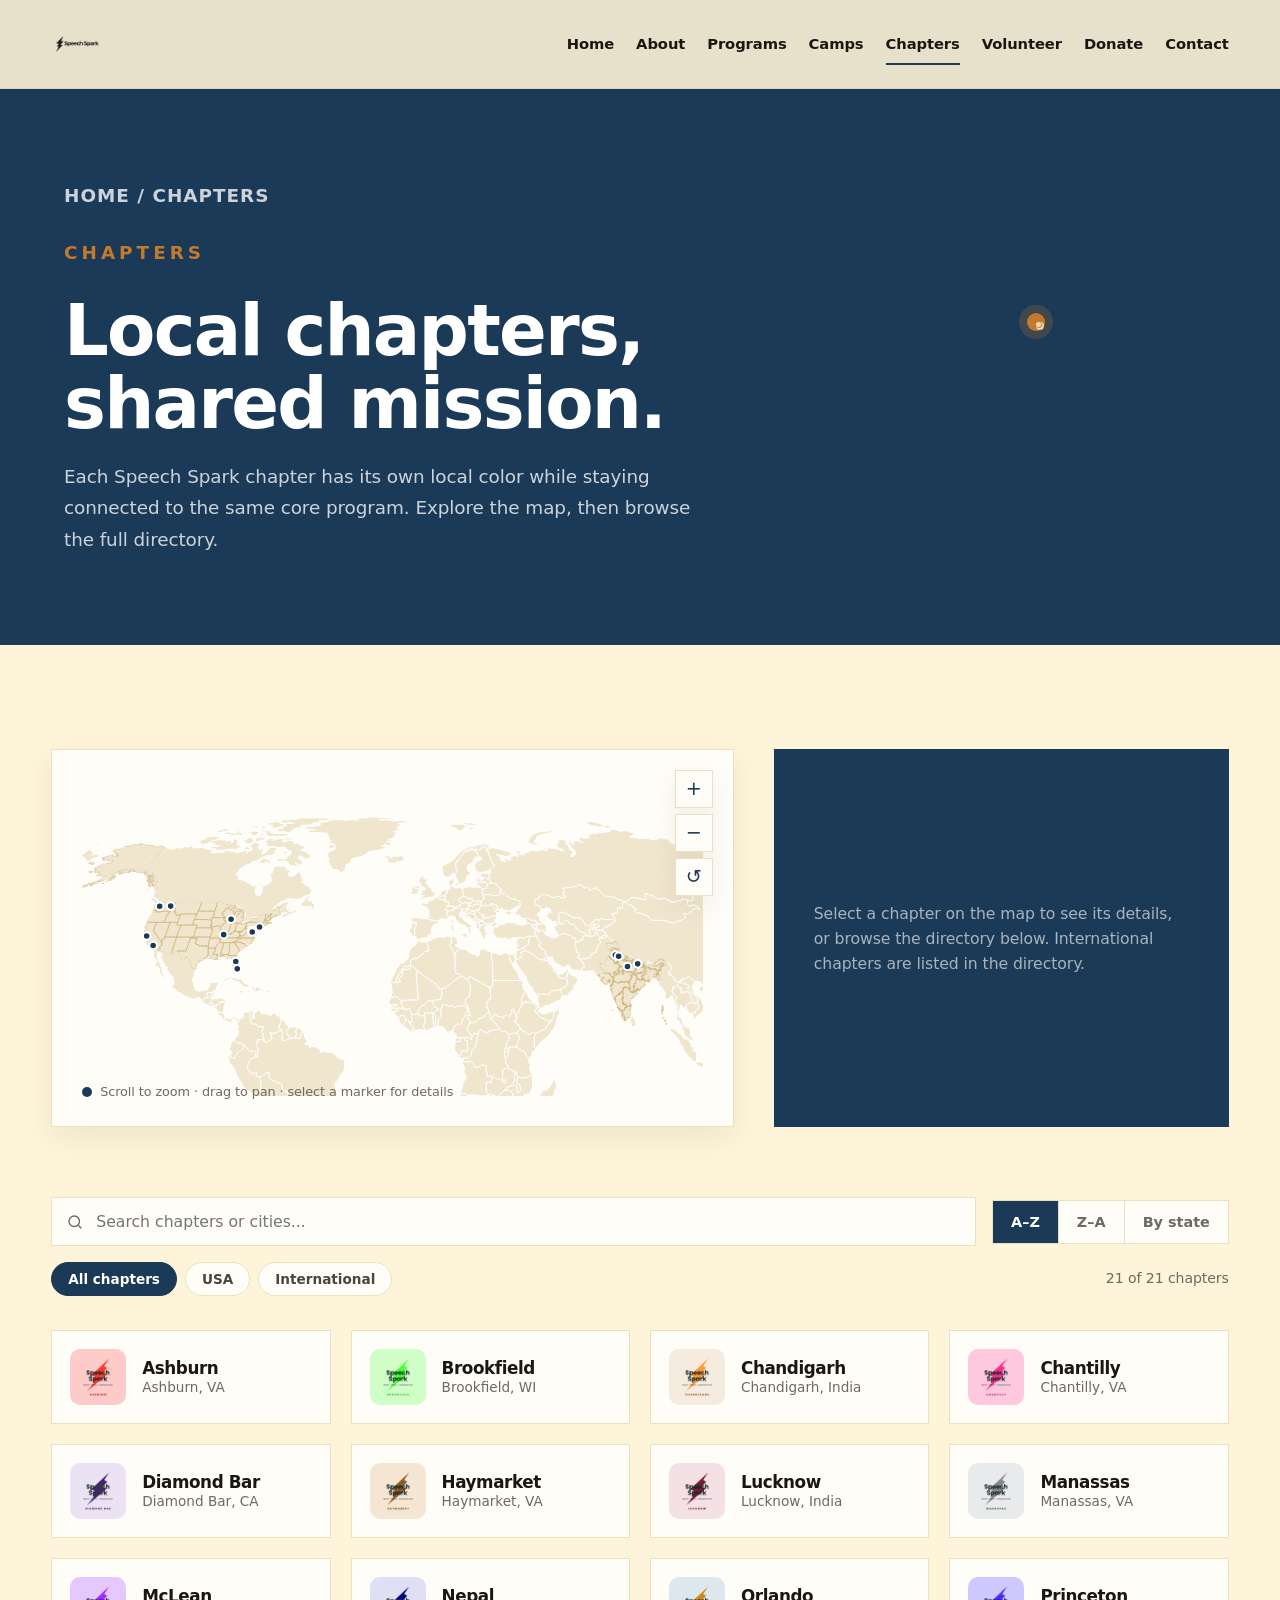
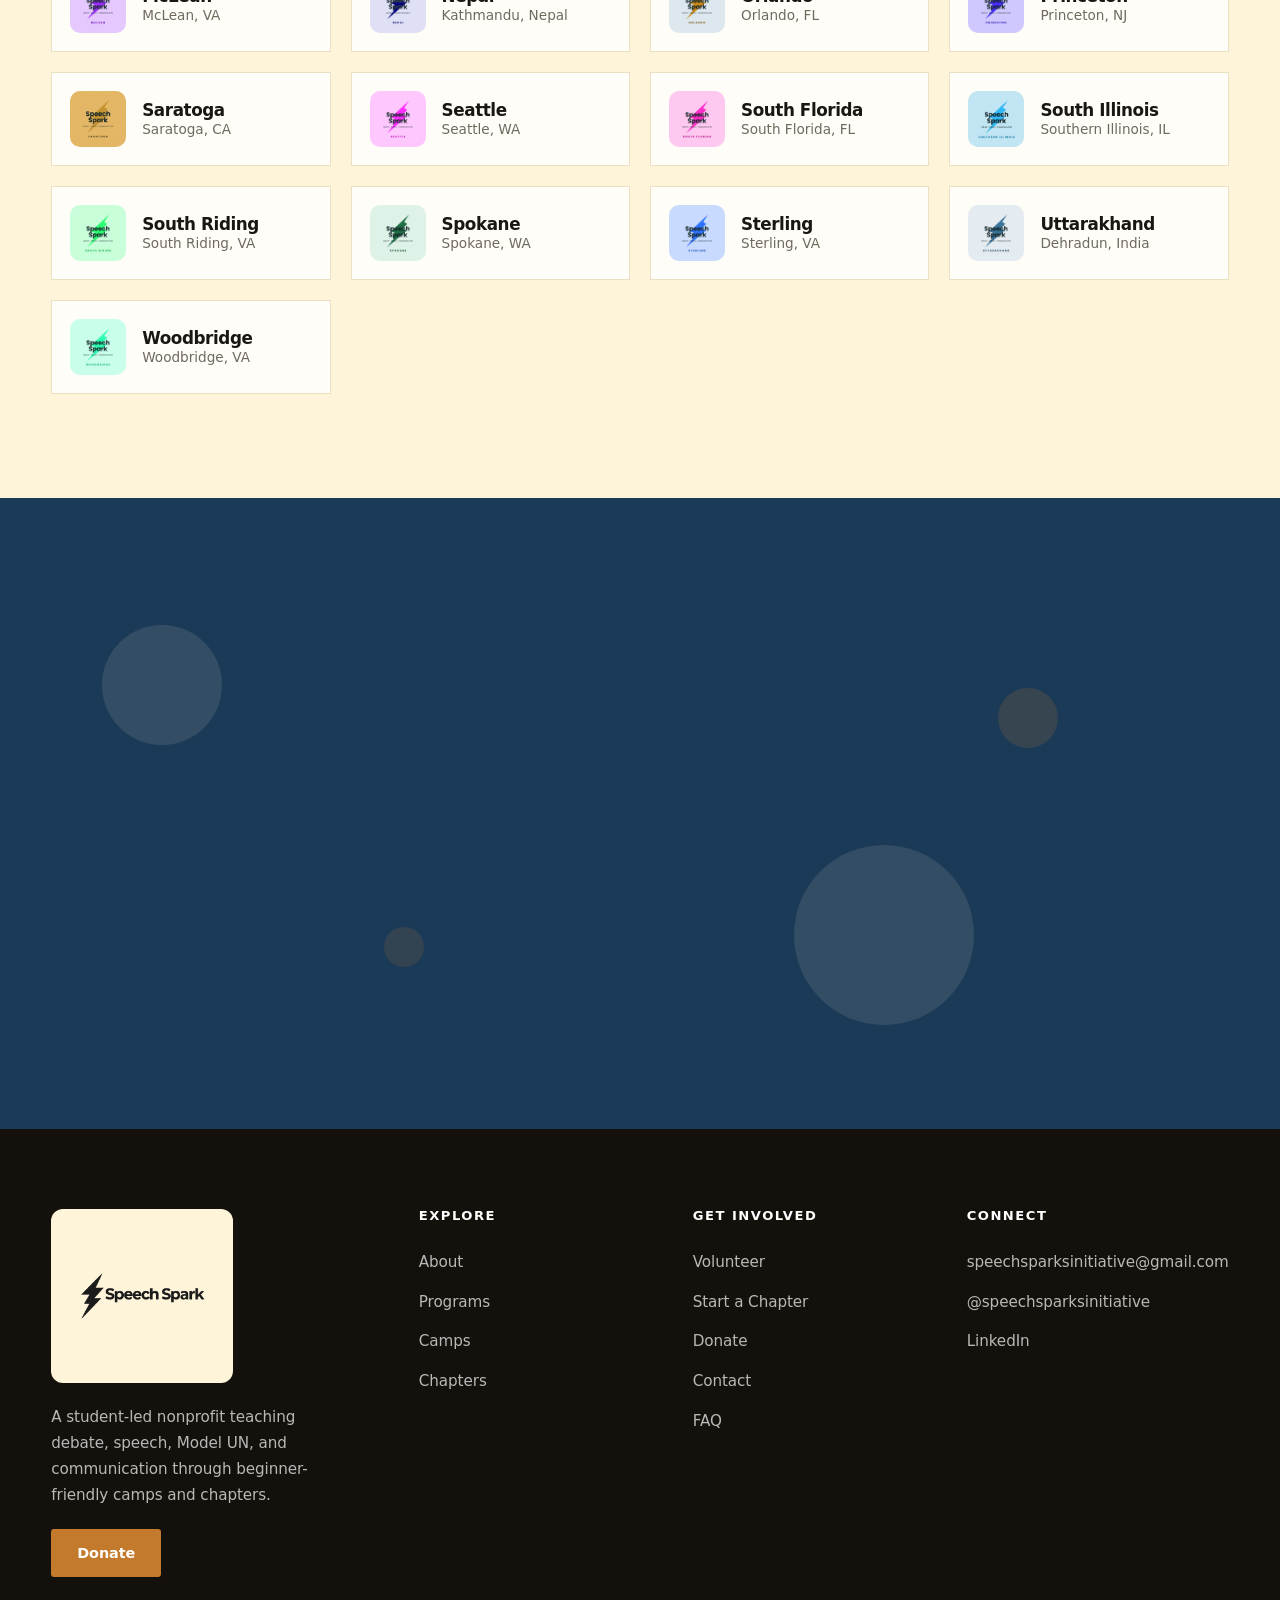
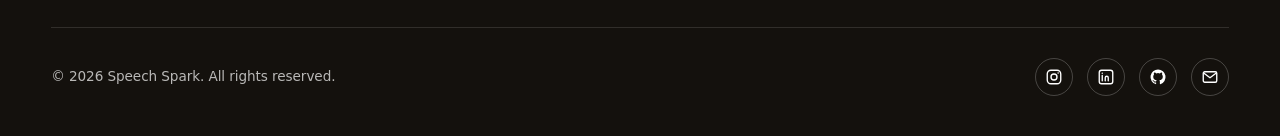
<file: chapters.html>
<!DOCTYPE html>
<html lang="en">
<head>
    <meta charset="UTF-8">
    <meta name="viewport" content="width=device-width, initial-scale=1.0">
    <title>Chapters | Speech Spark</title>
    <meta name="description" content="Find a Speech Spark chapter near you. Explore the interactive map and searchable directory of chapters across the United States and internationally.">
    <meta name="theme-color" content="#fef4d9">
    <link rel="icon" type="image/png" href="assets/logos/Main.png">
    <link rel="preconnect" href="https://api.fontshare.com">
    <link rel="preconnect" href="https://cdn.fontshare.com" crossorigin>
    <link href="https://api.fontshare.com/v2/css?f[]=satoshi@400,500,700,900&f[]=general-sans@400,500,600,700&display=swap" rel="stylesheet">
    <link rel="stylesheet" href="css/style.css">
    <link rel="stylesheet" href="css/animations.css">
    <link rel="stylesheet" href="css/responsive.css">
</head>
<body>
    <a href="#main" class="skip-link">Skip to content</a>

    <header class="navbar">
        <div class="wrapper">
            <a href="index.html" class="logo" aria-label="Speech Spark home"><img src="assets/logos/Main.png" alt="Speech Spark"></a>
            <button class="nav-toggle" aria-label="Open menu" aria-expanded="false" aria-controls="primary-nav"><span></span></button>
            <nav class="nav-links" id="primary-nav" aria-label="Primary">
                <a href="index.html">Home</a>
                <a href="about.html">About</a>
                <a href="programs.html">Programs</a>
                <a href="camps.html">Camps</a>
                <a href="chapters.html">Chapters</a>
                <a href="volunteer.html">Volunteer</a>
                <a href="donate.html">Donate</a>
                <a href="contact.html" class="nav-button">Contact</a>
            </nav>
        </div>
    </header>

    <main id="main">

    <section class="page-header">
        <div class="voice-rings" aria-hidden="true"><span class="ring"></span><span class="ring"></span><span class="ring"></span><span class="ring"></span><span class="core"></span><span class="spark s1"></span><span class="spark s2"></span><span class="spark s3"></span></div>
        <div class="wrapper">
            <p class="breadcrumb"><a href="index.html">Home</a> / Chapters</p>
            <p class="eyebrow">Chapters</p>
            <h1>Local chapters, shared mission.</h1>
            <p>Each Speech Spark chapter has its own local color while staying connected to the same core program. Explore the map, then browse the full directory.</p>
        </div>
    </section>

    <section class="chapters">
        <div class="wrapper wide">
            <div class="chapters-map-wrap reveal">
                <div class="map-panel" id="map-panel" aria-label="Map of Speech Spark chapters across the United States">
                    <div class="map-legend"><span class="dot" aria-hidden="true"></span> Scroll to zoom &middot; drag to pan &middot; select a marker for details</div>
                </div>
                <div class="chapter-detail" id="chapter-detail" aria-live="polite">
                    <p class="cd-hint">Select a chapter on the map to see its details, or browse the directory below. International chapters are listed in the directory.</p>
                </div>
            </div>

            <div class="directory-controls reveal">
                <div class="directory-search">
                    <svg viewBox="0 0 24 24" fill="none" stroke="currentColor" stroke-width="1.8" aria-hidden="true"><circle cx="11" cy="11" r="7"/><path d="m20 20-3-3" stroke-linecap="round"/></svg>
                    <input type="search" id="chapter-search" placeholder="Search chapters or cities..." aria-label="Search chapters">
                </div>
                <div class="sort-group" id="chapter-sort" role="group" aria-label="Sort chapters">
                    <button type="button" data-sort="az" class="active">A–Z</button>
                    <button type="button" data-sort="za">Z–A</button>
                    <button type="button" data-sort="state">By state</button>
                </div>
            </div>

            <div class="filter-bar reveal">
                <div class="filter-chips" id="chapter-filter" role="group" aria-label="Filter chapters by location"></div>
                <span class="directory-count" id="chapter-count"></span>
            </div>

            <div class="directory-grid" id="chapter-directory"></div>
        </div>
    </section>

    <section class="cta">
        <div class="band-motion" aria-hidden="true"><span></span><span></span><span></span><span></span></div>
        <div class="wrapper">
            <div class="reveal">
                <p class="eyebrow on-dark">Don't See Your City?</p>
                <h2>Start a chapter where you live.</h2>
                <p>Students can bring Speech Spark to their own community with support from the wider team.</p>
                <div class="hero-buttons">
                    <a href="https://docs.google.com/forms/d/e/1FAIpQLSd--zFzzUYnIgWUZeGVBupkKX0qBzTiGZEEfWgyRt3ukHwYlg/viewform" class="primary-button" target="_blank" rel="noopener">Start a Chapter</a>
                    <a href="contact.html" class="secondary-button">Contact Us</a>
                </div>
            </div>
        </div>
    </section>

    </main>

    <footer>
        <div class="wrapper wide">
            <div class="footer-top">
                <div class="footer-brand">
                    <img src="assets/logos/Main.png" alt="Speech Spark">
                    <p>A student-led nonprofit teaching debate, speech, Model UN, and communication through beginner-friendly camps and chapters.</p>
                    <a class="footer-donate" href="https://hcb.hackclub.com/donations/start/speech-spark" target="_blank" rel="noopener">Donate</a>
                </div>
                <div class="footer-col">
                    <h4>Explore</h4>
                    <a href="about.html">About</a>
                    <a href="programs.html">Programs</a>
                    <a href="camps.html">Camps</a>
                    <a href="chapters.html">Chapters</a>
                </div>
                <div class="footer-col">
                    <h4>Get Involved</h4>
                    <a href="volunteer.html">Volunteer</a>
                    <a href="https://docs.google.com/forms/d/e/1FAIpQLSd--zFzzUYnIgWUZeGVBupkKX0qBzTiGZEEfWgyRt3ukHwYlg/viewform" target="_blank" rel="noopener">Start a Chapter</a>
                    <a href="donate.html">Donate</a>
                    <a href="contact.html">Contact</a>
                    <a href="index.html#faq">FAQ</a>
                </div>
                <div class="footer-col">
                    <h4>Connect</h4>
                    <a href="mailto:speechsparksinitiative@gmail.com">speechsparksinitiative@gmail.com</a>
                    <a href="https://www.instagram.com/speechsparksinitiative/" target="_blank" rel="noopener">@speechsparksinitiative</a>
                    <a href="https://www.linkedin.com/company/speech-spark-initiative/" target="_blank" rel="noopener">LinkedIn</a>
                </div>
            </div>
            <div class="footer-bottom">
                <p>&copy; <span id="year"></span> Speech Spark. All rights reserved.</p>
                <div class="footer-social">
                    <a href="https://www.instagram.com/speechsparksinitiative/" target="_blank" rel="noopener" aria-label="Speech Spark on Instagram"><svg viewBox="0 0 24 24" fill="none" stroke="currentColor" stroke-width="1.8"><rect x="3" y="3" width="18" height="18" rx="5"/><circle cx="12" cy="12" r="4"/><circle cx="17.5" cy="6.5" r="1" fill="currentColor" stroke="none"/></svg></a>
                    <a href="https://www.linkedin.com/company/speech-spark-initiative/" target="_blank" rel="noopener" aria-label="Speech Spark on LinkedIn"><svg viewBox="0 0 24 24" fill="none" stroke="currentColor" stroke-width="1.8"><rect x="3" y="3" width="18" height="18" rx="3"/><path d="M7 10v7M7 7v.01M11 17v-4a2 2 0 0 1 4 0v4M11 13v4" stroke-linecap="round" stroke-linejoin="round"/></svg></a>
                    <a href="https://github.com/Gootam1914/Speech-Spark-Website" target="_blank" rel="noopener" aria-label="Speech Spark on GitHub"><svg viewBox="0 0 24 24" fill="currentColor"><path d="M12 2a10 10 0 0 0-3.16 19.49c.5.09.68-.22.68-.48 0-.24-.01-.87-.01-1.7-2.78.6-3.37-1.34-3.37-1.34-.45-1.16-1.11-1.47-1.11-1.47-.9-.62.07-.6.07-.6 1 .07 1.53 1.03 1.53 1.03.9 1.53 2.36 1.09 2.94.83.09-.65.35-1.09.63-1.34-2.22-.25-4.55-1.11-4.55-4.94 0-1.09.39-1.98 1.03-2.68-.1-.26-.45-1.27.1-2.65 0 0 .84-.27 2.75 1.02a9.5 9.5 0 0 1 5 0c1.91-1.29 2.75-1.02 2.75-1.02.55 1.38.2 2.39.1 2.65.64.7 1.03 1.59 1.03 2.68 0 3.84-2.34 4.69-4.57 4.94.36.31.68.92.68 1.85 0 1.34-.01 2.42-.01 2.75 0 .27.18.58.69.48A10 10 0 0 0 12 2Z"/></svg></a>
                    <a href="mailto:speechsparksinitiative@gmail.com" aria-label="Email Speech Spark"><svg viewBox="0 0 24 24" fill="none" stroke="currentColor" stroke-width="1.8"><rect x="3" y="5" width="18" height="14" rx="2"/><path d="m4 7 8 6 8-6" stroke-linecap="round" stroke-linejoin="round"/></svg></a>
                </div>
            </div>
        </div>
    </footer>

    <script src="js/main.js"></script>
    <script src="js/us-map-data.js"></script>
    <script src="js/chapters.js"></script>
</body>
</html>
</file>
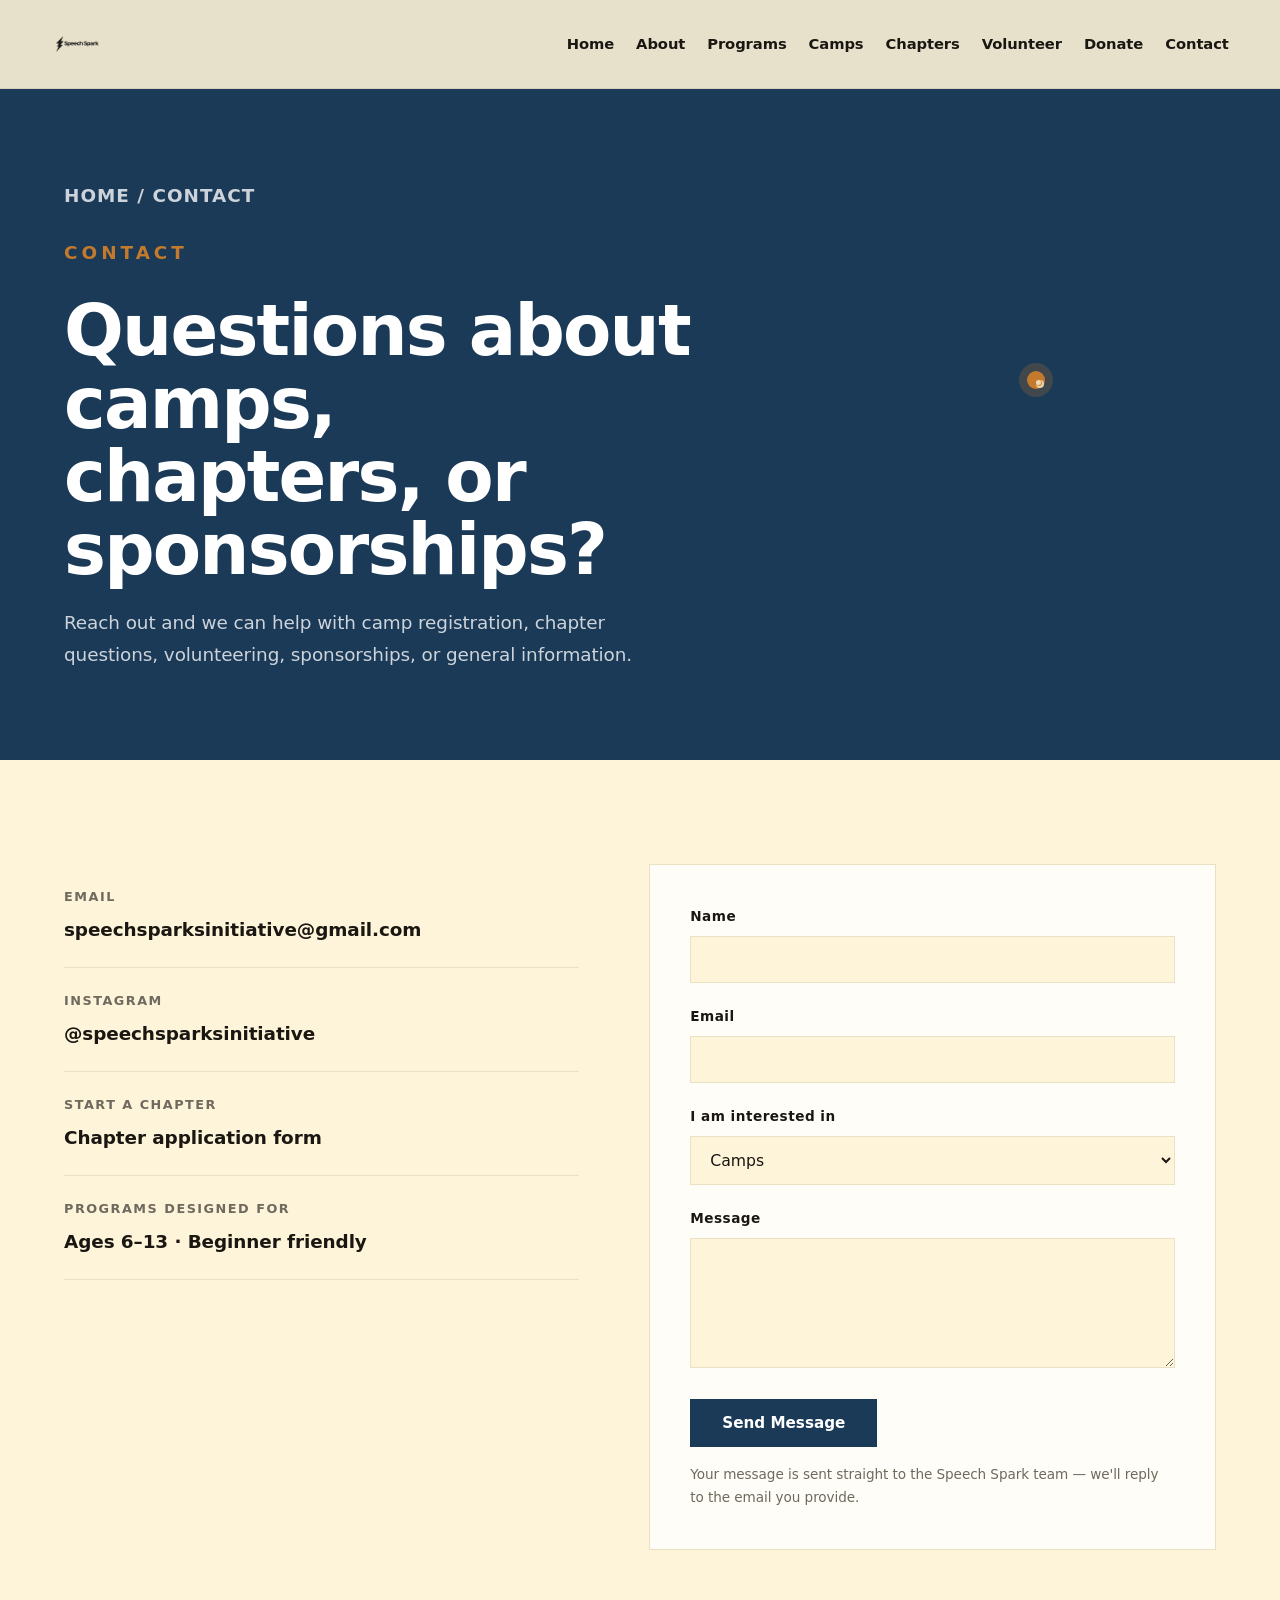
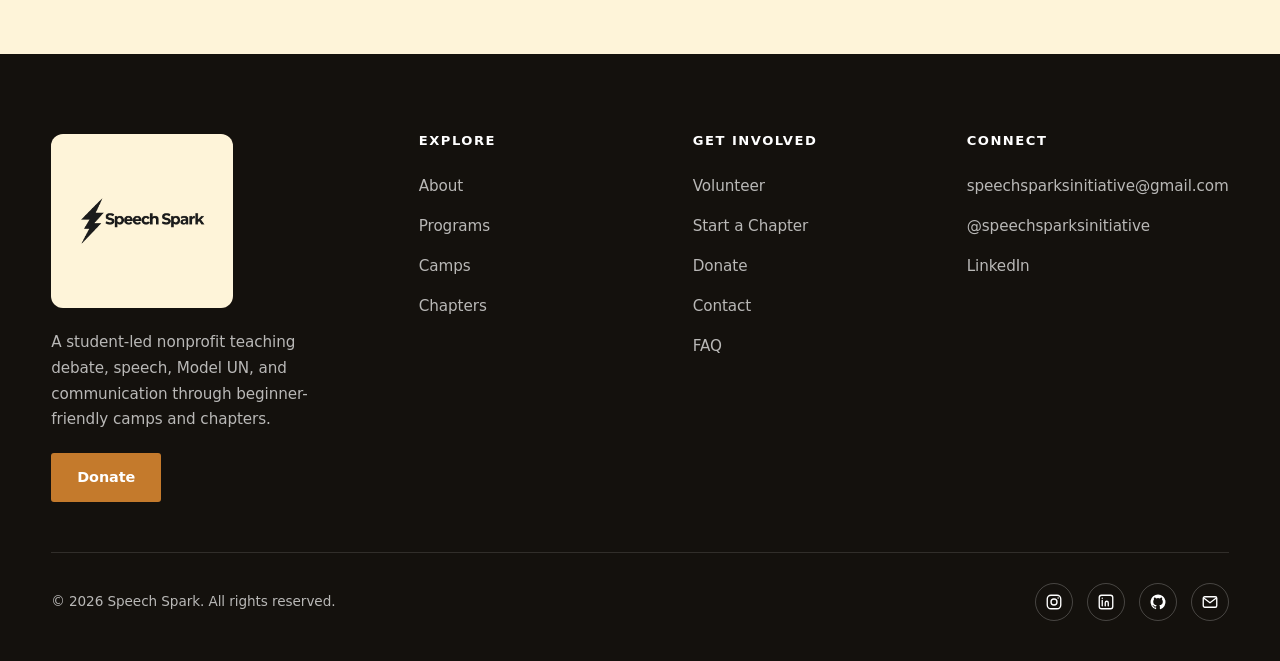
<file: contact.html>
<!DOCTYPE html>
<html lang="en">
<head>
    <meta charset="UTF-8">
    <meta name="viewport" content="width=device-width, initial-scale=1.0">
    <title>Contact | Speech Spark</title>
    <meta name="description" content="Contact Speech Spark about camp registration, chapters, volunteering, sponsorships, or general questions.">
    <meta name="theme-color" content="#fef4d9">
    <link rel="icon" type="image/png" href="assets/logos/Main.png">
    <link rel="preconnect" href="https://api.fontshare.com">
    <link rel="preconnect" href="https://cdn.fontshare.com" crossorigin>
    <link href="https://api.fontshare.com/v2/css?f[]=satoshi@400,500,700,900&f[]=general-sans@400,500,600,700&display=swap" rel="stylesheet">
    <link rel="stylesheet" href="css/style.css">
    <link rel="stylesheet" href="css/animations.css">
    <link rel="stylesheet" href="css/responsive.css">
</head>
<body>
    <a href="#main" class="skip-link">Skip to content</a>

    <header class="navbar">
        <div class="wrapper">
            <a href="index.html" class="logo" aria-label="Speech Spark home"><img src="assets/logos/Main.png" alt="Speech Spark"></a>
            <button class="nav-toggle" aria-label="Open menu" aria-expanded="false" aria-controls="primary-nav"><span></span></button>
            <nav class="nav-links" id="primary-nav" aria-label="Primary">
                <a href="index.html">Home</a>
                <a href="about.html">About</a>
                <a href="programs.html">Programs</a>
                <a href="camps.html">Camps</a>
                <a href="chapters.html">Chapters</a>
                <a href="volunteer.html">Volunteer</a>
                <a href="donate.html">Donate</a>
                <a href="contact.html" class="nav-button">Contact</a>
            </nav>
        </div>
    </header>

    <main id="main">

    <section class="page-header">
        <div class="voice-rings" aria-hidden="true"><span class="ring"></span><span class="ring"></span><span class="ring"></span><span class="ring"></span><span class="core"></span><span class="spark s1"></span><span class="spark s2"></span><span class="spark s3"></span></div>
        <div class="wrapper">
            <p class="breadcrumb"><a href="index.html">Home</a> / Contact</p>
            <p class="eyebrow">Contact</p>
            <h1>Questions about camps, chapters, or sponsorships?</h1>
            <p>Reach out and we can help with camp registration, chapter questions, volunteering, sponsorships, or general information.</p>
        </div>
    </section>

    <section class="programs">
        <div class="wrapper">
            <div class="contact-grid">
                <div class="contact-info reveal">
                    <div class="contact-line">
                        <span>Email</span>
                        <a href="mailto:speechsparksinitiative@gmail.com">speechsparksinitiative@gmail.com</a>
                    </div>
                    <div class="contact-line">
                        <span>Instagram</span>
                        <a href="https://www.instagram.com/speechsparksinitiative/" target="_blank" rel="noopener">@speechsparksinitiative</a>
                    </div>
                    <div class="contact-line">
                        <span>Start a Chapter</span>
                        <a href="https://docs.google.com/forms/d/e/1FAIpQLSd--zFzzUYnIgWUZeGVBupkKX0qBzTiGZEEfWgyRt3ukHwYlg/viewform" target="_blank" rel="noopener">Chapter application form</a>
                    </div>
                    <div class="contact-line">
                        <span>Programs designed for</span>
                        <strong>Ages 6&ndash;13 · Beginner friendly</strong>
                    </div>
                </div>

                <form class="contact-form reveal" id="contact-form">
                    <!-- Web3Forms: replace the value below with your free access key from https://web3forms.com (enter speechsparksinitiative@gmail.com to receive it) -->
                    <input type="hidden" name="access_key" value="529ede5c-9fe5-4551-8bfc-833564f2c552">
                    <input type="hidden" name="subject" value="New inquiry from the Speech Spark website">
                    <input type="hidden" name="from_name" value="Speech Spark Website">
                    <input type="checkbox" name="botcheck" style="display:none" tabindex="-1" autocomplete="off" aria-hidden="true">
                    <div class="form-row">
                        <label for="cf-name">Name</label>
                        <input type="text" id="cf-name" name="name" autocomplete="name" required>
                    </div>
                    <div class="form-row">
                        <label for="cf-email">Email</label>
                        <input type="email" id="cf-email" name="email" autocomplete="email" required>
                    </div>
                    <div class="form-row">
                        <label for="cf-topic">I am interested in</label>
                        <select id="cf-topic" name="topic">
                            <option>Camps</option>
                            <option>Starting a chapter</option>
                            <option>Donating / sponsoring</option>
                            <option>Volunteering</option>
                            <option>General question</option>
                        </select>
                    </div>
                    <div class="form-row">
                        <label for="cf-message">Message</label>
                        <textarea id="cf-message" name="message" required></textarea>
                    </div>
                    <button type="submit" class="primary-button">Send Message</button>
                    <p class="form-status" id="cf-status" role="status" aria-live="polite"></p>
                    <p class="form-note">Your message is sent straight to the Speech Spark team — we'll reply to the email you provide.</p>
                </form>
            </div>
        </div>
    </section>

    </main>

    <footer>
        <div class="wrapper wide">
            <div class="footer-top">
                <div class="footer-brand">
                    <img src="assets/logos/Main.png" alt="Speech Spark">
                    <p>A student-led nonprofit teaching debate, speech, Model UN, and communication through beginner-friendly camps and chapters.</p>
                    <a class="footer-donate" href="https://hcb.hackclub.com/donations/start/speech-spark" target="_blank" rel="noopener">Donate</a>
                </div>
                <div class="footer-col">
                    <h4>Explore</h4>
                    <a href="about.html">About</a>
                    <a href="programs.html">Programs</a>
                    <a href="camps.html">Camps</a>
                    <a href="chapters.html">Chapters</a>
                </div>
                <div class="footer-col">
                    <h4>Get Involved</h4>
                    <a href="volunteer.html">Volunteer</a>
                    <a href="https://docs.google.com/forms/d/e/1FAIpQLSd--zFzzUYnIgWUZeGVBupkKX0qBzTiGZEEfWgyRt3ukHwYlg/viewform" target="_blank" rel="noopener">Start a Chapter</a>
                    <a href="donate.html">Donate</a>
                    <a href="contact.html">Contact</a>
                    <a href="index.html#faq">FAQ</a>
                </div>
                <div class="footer-col">
                    <h4>Connect</h4>
                    <a href="mailto:speechsparksinitiative@gmail.com">speechsparksinitiative@gmail.com</a>
                    <a href="https://www.instagram.com/speechsparksinitiative/" target="_blank" rel="noopener">@speechsparksinitiative</a>
                    <a href="https://www.linkedin.com/company/speech-spark-initiative/" target="_blank" rel="noopener">LinkedIn</a>
                </div>
            </div>
            <div class="footer-bottom">
                <p>&copy; <span id="year"></span> Speech Spark. All rights reserved.</p>
                <div class="footer-social">
                    <a href="https://www.instagram.com/speechsparksinitiative/" target="_blank" rel="noopener" aria-label="Speech Spark on Instagram"><svg viewBox="0 0 24 24" fill="none" stroke="currentColor" stroke-width="1.8"><rect x="3" y="3" width="18" height="18" rx="5"/><circle cx="12" cy="12" r="4"/><circle cx="17.5" cy="6.5" r="1" fill="currentColor" stroke="none"/></svg></a>
                    <a href="https://www.linkedin.com/company/speech-spark-initiative/" target="_blank" rel="noopener" aria-label="Speech Spark on LinkedIn"><svg viewBox="0 0 24 24" fill="none" stroke="currentColor" stroke-width="1.8"><rect x="3" y="3" width="18" height="18" rx="3"/><path d="M7 10v7M7 7v.01M11 17v-4a2 2 0 0 1 4 0v4M11 13v4" stroke-linecap="round" stroke-linejoin="round"/></svg></a>
                    <a href="https://github.com/Gootam1914/Speech-Spark-Website" target="_blank" rel="noopener" aria-label="Speech Spark on GitHub"><svg viewBox="0 0 24 24" fill="currentColor"><path d="M12 2a10 10 0 0 0-3.16 19.49c.5.09.68-.22.68-.48 0-.24-.01-.87-.01-1.7-2.78.6-3.37-1.34-3.37-1.34-.45-1.16-1.11-1.47-1.11-1.47-.9-.62.07-.6.07-.6 1 .07 1.53 1.03 1.53 1.03.9 1.53 2.36 1.09 2.94.83.09-.65.35-1.09.63-1.34-2.22-.25-4.55-1.11-4.55-4.94 0-1.09.39-1.98 1.03-2.68-.1-.26-.45-1.27.1-2.65 0 0 .84-.27 2.75 1.02a9.5 9.5 0 0 1 5 0c1.91-1.29 2.75-1.02 2.75-1.02.55 1.38.2 2.39.1 2.65.64.7 1.03 1.59 1.03 2.68 0 3.84-2.34 4.69-4.57 4.94.36.31.68.92.68 1.85 0 1.34-.01 2.42-.01 2.75 0 .27.18.58.69.48A10 10 0 0 0 12 2Z"/></svg></a>
                    <a href="mailto:speechsparksinitiative@gmail.com" aria-label="Email Speech Spark"><svg viewBox="0 0 24 24" fill="none" stroke="currentColor" stroke-width="1.8"><rect x="3" y="5" width="18" height="14" rx="2"/><path d="m4 7 8 6 8-6" stroke-linecap="round" stroke-linejoin="round"/></svg></a>
                </div>
            </div>
        </div>
    </footer>

    <script src="js/main.js"></script>
    <script>
        (function () {
            var form = document.getElementById("contact-form");
            if (!form) return;
            var status = document.getElementById("cf-status");
            var button = form.querySelector('button[type="submit"]');

            form.addEventListener("submit", function (e) {
                e.preventDefault();
                status.textContent = "Sending…";
                status.className = "form-status sending";
                button.disabled = true;

                fetch("https://api.web3forms.com/submit", {
                    method: "POST",
                    headers: { "Accept": "application/json" },
                    body: new FormData(form)
                })
                .then(function (r) { return r.json(); })
                .then(function (data) {
                    if (data.success) {
                        status.textContent = "Thanks! Your message has been sent — we'll be in touch soon.";
                        status.className = "form-status ok";
                        form.reset();
                    } else {
                        status.textContent = "Sorry, something went wrong. Please email us directly at speechsparksinitiative@gmail.com.";
                        status.className = "form-status err";
                    }
                })
                .catch(function () {
                    status.textContent = "Sorry, something went wrong. Please email us directly at speechsparksinitiative@gmail.com.";
                    status.className = "form-status err";
                })
                .finally(function () { button.disabled = false; });
            });
        })();
    </script>
</body>
</html>
</file>
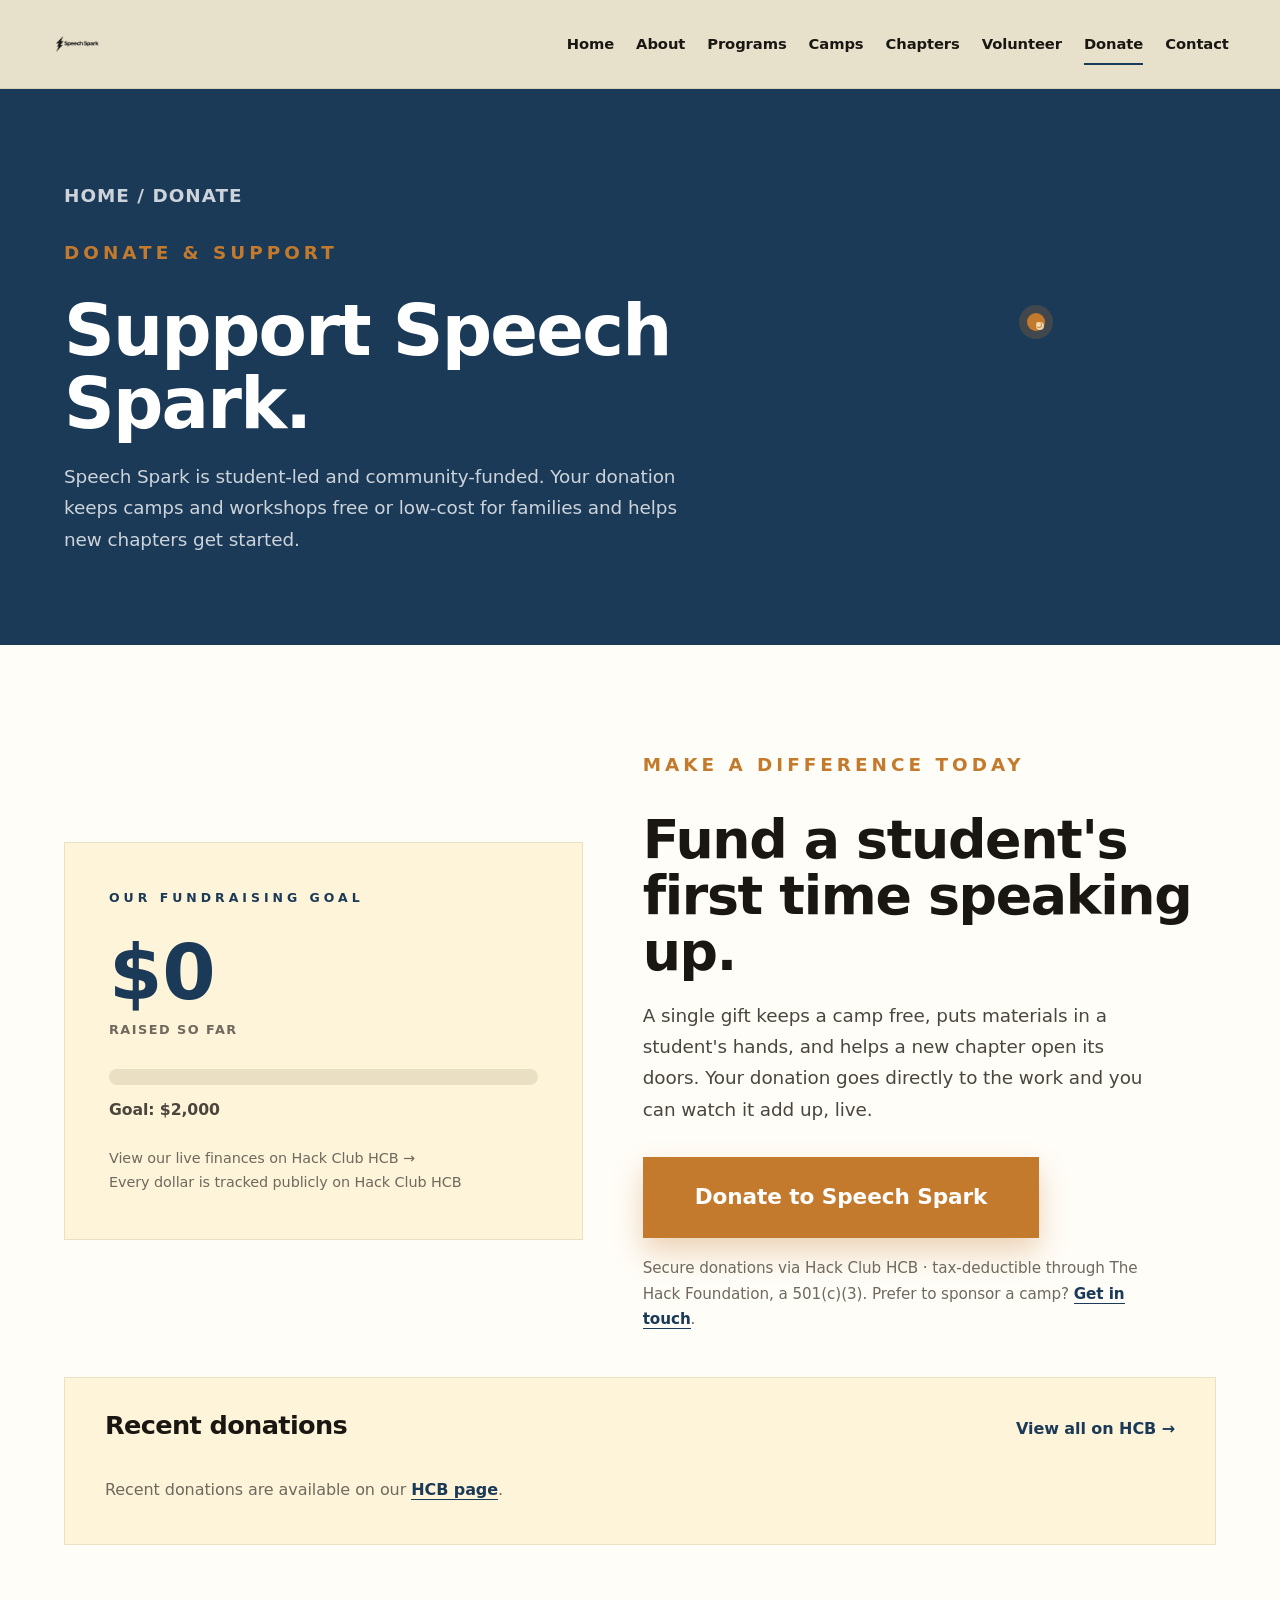
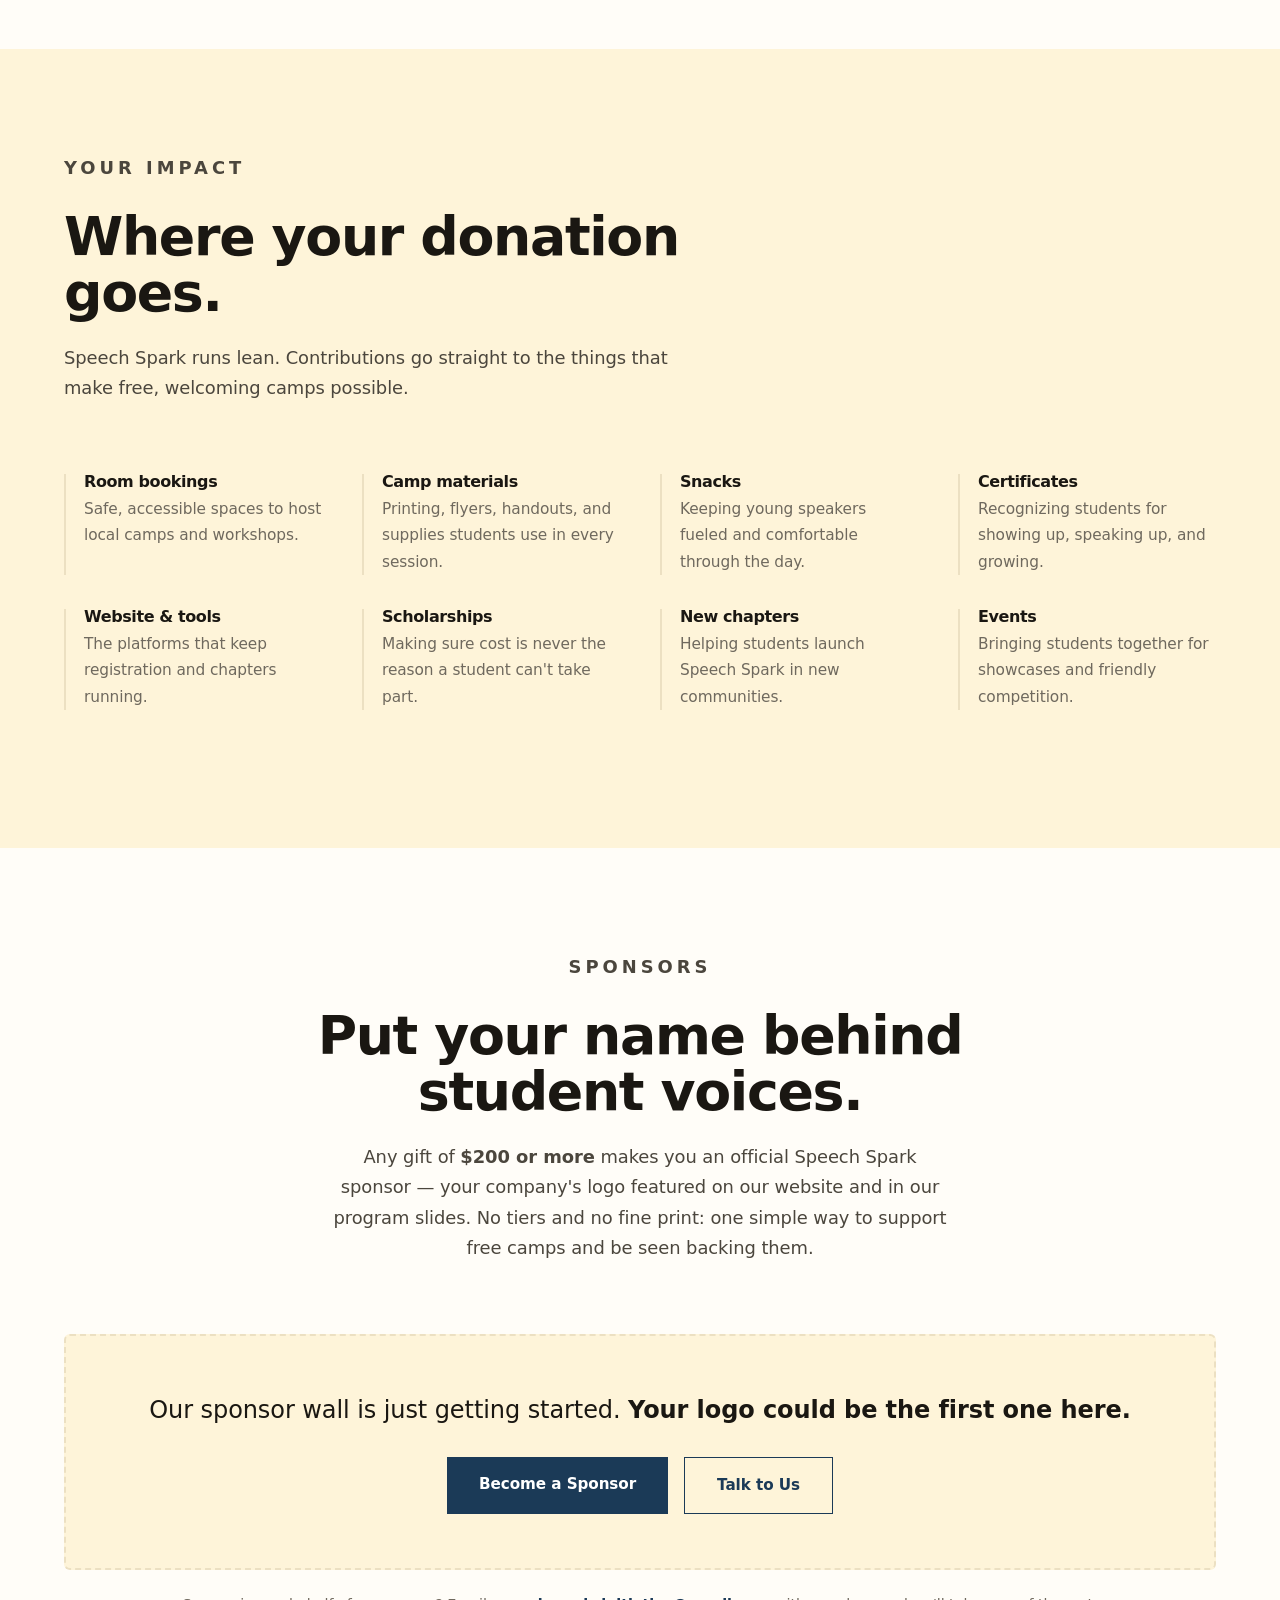
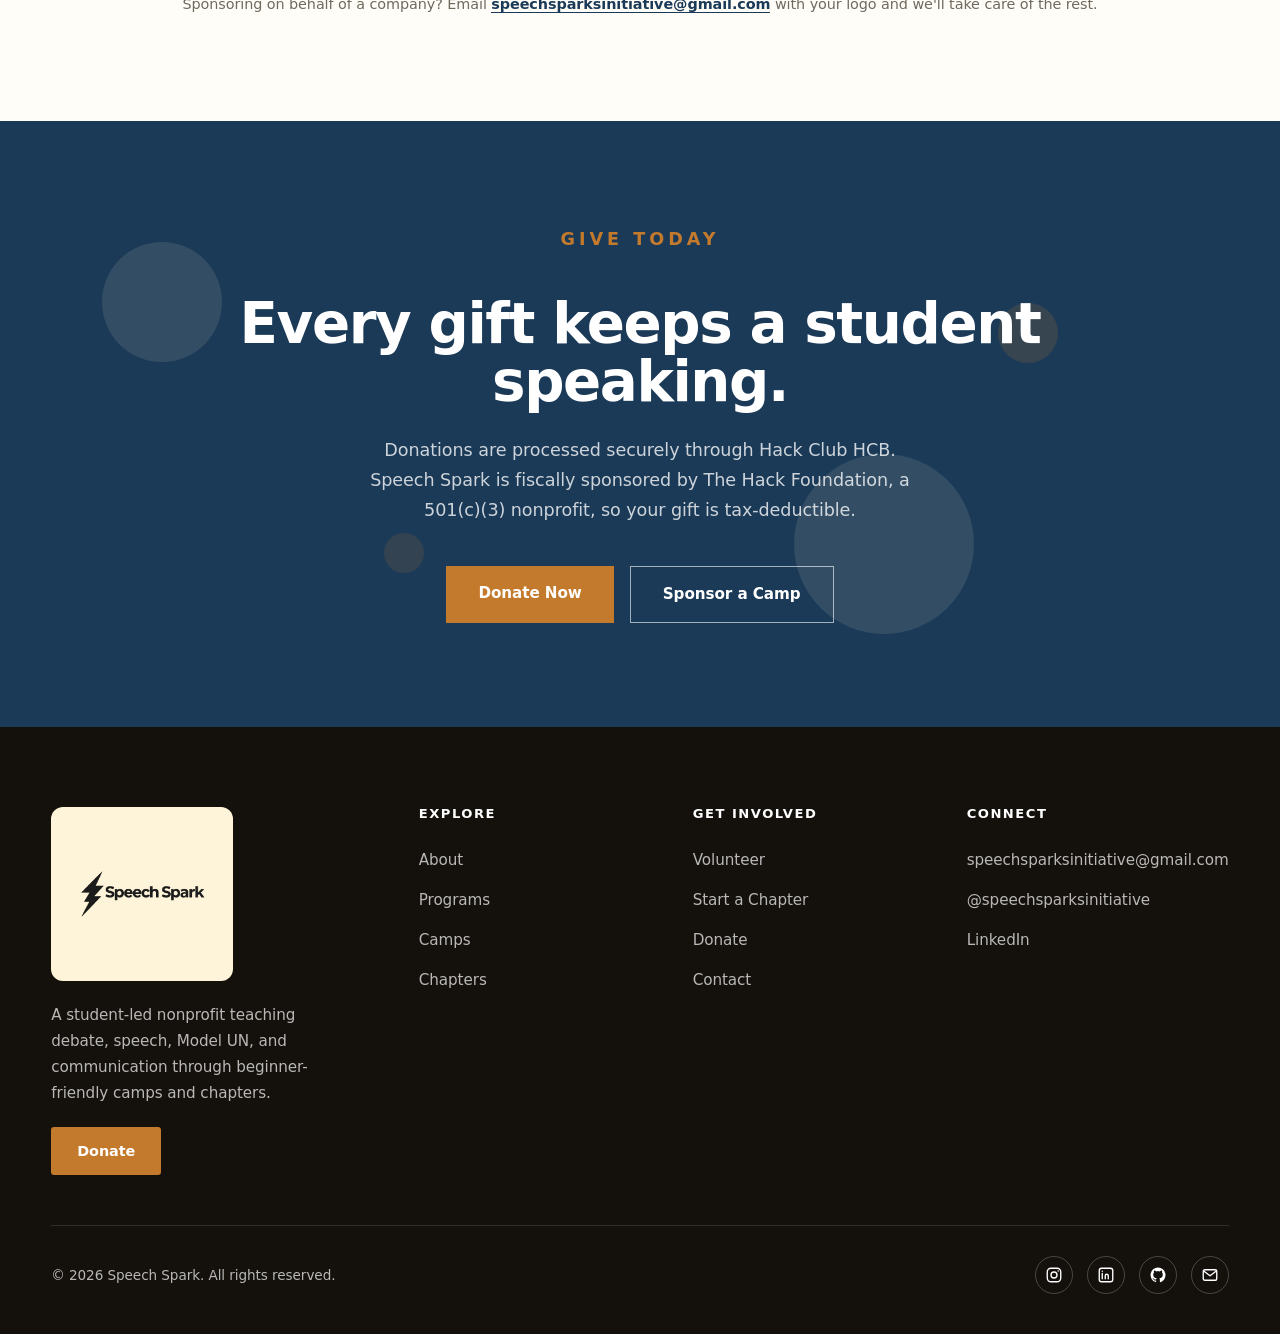
<file: donate.html>
<!DOCTYPE html>
<html lang="en">
<head>
    <meta charset="UTF-8">
    <meta name="viewport" content="width=device-width, initial-scale=1.0">
    <title>Donate | Speech Spark</title>
    <meta name="description" content="Support Speech Spark. Donations keep student-led camps and workshops free for families and help new chapters launch. Finances are transparent through Hack Club HCB.">
    <meta name="theme-color" content="#fef4d9">
    <link rel="icon" type="image/png" href="assets/logos/Main.png">
    <link rel="preconnect" href="https://api.fontshare.com">
    <link rel="preconnect" href="https://cdn.fontshare.com" crossorigin>
    <link href="https://api.fontshare.com/v2/css?f[]=satoshi@400,500,700,900&f[]=general-sans@400,500,600,700&display=swap" rel="stylesheet">
    <link rel="stylesheet" href="css/style.css">
    <link rel="stylesheet" href="css/animations.css">
    <link rel="stylesheet" href="css/responsive.css">
</head>
<body>
    <a href="#main" class="skip-link">Skip to content</a>

    <header class="navbar">
        <div class="wrapper">
            <a href="index.html" class="logo" aria-label="Speech Spark home"><img src="assets/logos/Main.png" alt="Speech Spark"></a>
            <button class="nav-toggle" aria-label="Open menu" aria-expanded="false" aria-controls="primary-nav"><span></span></button>
            <nav class="nav-links" id="primary-nav" aria-label="Primary">
                <a href="index.html">Home</a>
                <a href="about.html">About</a>
                <a href="programs.html">Programs</a>
                <a href="camps.html">Camps</a>
                <a href="chapters.html">Chapters</a>
                <a href="volunteer.html">Volunteer</a>
                <a href="donate.html">Donate</a>
                <a href="contact.html" class="nav-button">Contact</a>
            </nav>
        </div>
    </header>

    <main id="main">

    <section class="page-header">
        <div class="voice-rings" aria-hidden="true"><span class="ring"></span><span class="ring"></span><span class="ring"></span><span class="ring"></span><span class="core"></span><span class="spark s1"></span><span class="spark s2"></span><span class="spark s3"></span></div>
        <div class="wrapper">
            <p class="breadcrumb"><a href="index.html">Home</a> / Donate</p>
            <p class="eyebrow">Donate &amp; Support</p>
            <h1>Support Speech Spark.</h1>
            <p>Speech Spark is student-led and community-funded. Your donation keeps camps and workshops free or low-cost for families and helps new chapters get started.</p>
        </div>
    </section>

    <!-- Give: goal tracker + prominent donate CTA -->
    <section class="give">
        <div class="wrapper">
            <div class="give-inner">
                <div class="give-tracker reveal">
                    <p class="eyebrow">Our Fundraising Goal</p>
                    <div class="raised-amt" id="stat-raised">$0</div>
                    <div class="raised-cap">Raised so far</div>
                    <div class="goal-bar" role="progressbar" aria-label="Fundraising progress"><div class="goal-fill" id="goal-fill"></div></div>
                    <p class="goal-label" id="goal-text">Loading live total…</p>
                    <p class="hcb-note">
                        <span id="hcb-status">Live from Hack Club HCB</span><br>
                        Every dollar is tracked publicly on Hack Club HCB
                    </p>
                </div>
                <div class="give-cta reveal">
                    <p class="eyebrow">Make a Difference Today</p>
                    <h2>Fund a student's first time speaking up.</h2>
                    <p>A single gift keeps a camp free, puts materials in a student's hands, and helps a new chapter open its doors. Your donation goes directly to the work and you can watch it add up, live.</p>
                    <a href="https://hcb.hackclub.com/donations/start/speech-spark" class="donate-btn-lg" target="_blank" rel="noopener">Donate to Speech Spark</a>
                    <p class="give-sub">Secure donations via Hack Club HCB · tax-deductible through The Hack Foundation, a 501(c)(3). Prefer to sponsor a camp? <a href="contact.html">Get in touch</a>.</p>
                </div>
            </div>

            <div class="recent-card reveal">
                <div class="recent-head">
                    <h3>Recent donations</h3>
                    <a href="https://hcb.hackclub.com/speech-spark" target="_blank" rel="noopener" class="text-link">View all on HCB</a>
                </div>
                <ul class="recent-list" id="recent-donations">
                    <li class="recent-empty">Loading recent donations…</li>
                </ul>
            </div>
        </div>
    </section>

    <!-- Where donations go -->
    <section class="programs">
        <div class="wrapper">
            <div class="section-head reveal">
                <p class="eyebrow">Your Impact</p>
                <h2>Where your donation goes.</h2>
                <p>Speech Spark runs lean. Contributions go straight to the things that make free, welcoming camps possible.</p>
            </div>
            <div class="mission-values stagger" style="grid-template-columns:repeat(4,1fr);gap:34px 40px;">
                <div class="value"><h4>Room bookings</h4><p>Safe, accessible spaces to host local camps and workshops.</p></div>
                <div class="value"><h4>Camp materials</h4><p>Printing, flyers, handouts, and supplies students use in every session.</p></div>
                <div class="value"><h4>Snacks</h4><p>Keeping young speakers fueled and comfortable through the day.</p></div>
                <div class="value"><h4>Certificates</h4><p>Recognizing students for showing up, speaking up, and growing.</p></div>
                <div class="value"><h4>Website &amp; tools</h4><p>The platforms that keep registration and chapters running.</p></div>
                <div class="value"><h4>Scholarships</h4><p>Making sure cost is never the reason a student can't take part.</p></div>
                <div class="value"><h4>New chapters</h4><p>Helping students launch Speech Spark in new communities.</p></div>
                <div class="value"><h4>Events</h4><p>Bringing students together for showcases and friendly competition.</p></div>
            </div>
        </div>
    </section>

    <!-- Sponsors -->
    <section class="sponsors">
        <div class="wrapper">
            <div class="section-head center reveal">
                <p class="eyebrow">Sponsors</p>
                <h2>Put your name behind student voices.</h2>
                <p>Any gift of <strong>$200 or more</strong> makes you an official Speech Spark sponsor — your company's logo featured on our website and in our program slides. No tiers and no fine print: one simple way to support free camps and be seen backing them.</p>
            </div>
            <div class="sponsor-board reveal">
                <p>Our sponsor wall is just getting started. <strong>Your logo could be the first one here.</strong></p>
                <div class="donate-actions">
                    <a href="https://hcb.hackclub.com/donations/start/speech-spark" class="primary-button" target="_blank" rel="noopener">Become a Sponsor</a>
                    <a href="contact.html" class="secondary-button">Talk to Us</a>
                </div>
            </div>
            <p class="sponsor-note">Sponsoring on behalf of a company? Email <a href="mailto:speechsparksinitiative@gmail.com">speechsparksinitiative@gmail.com</a> with your logo and we'll take care of the rest.</p>
        </div>
    </section>

    <!-- Donate CTA -->
    <section class="cta">
        <div class="band-motion" aria-hidden="true"><span></span><span></span><span></span><span></span></div>
        <div class="wrapper">
            <div class="reveal">
                <p class="eyebrow on-dark">Give Today</p>
                <h2>Every gift keeps a student speaking.</h2>
                <p>Donations are processed securely through Hack Club HCB. Speech Spark is fiscally sponsored by The Hack Foundation, a 501(c)(3) nonprofit, so your gift is tax-deductible.</p>
                <div class="donate-actions">
                    <a href="https://hcb.hackclub.com/donations/start/speech-spark" class="primary-button" target="_blank" rel="noopener">Donate Now</a>
                    <a href="contact.html" class="secondary-button">Sponsor a Camp</a>
                </div>
            </div>
        </div>
    </section>

    </main>

    <footer>
        <div class="wrapper wide">
            <div class="footer-top">
                <div class="footer-brand">
                    <img src="assets/logos/Main.png" alt="Speech Spark">
                    <p>A student-led nonprofit teaching debate, speech, Model UN, and communication through beginner-friendly camps and chapters.</p>
                    <a class="footer-donate" href="https://hcb.hackclub.com/donations/start/speech-spark" target="_blank" rel="noopener">Donate</a>
                </div>
                <div class="footer-col">
                    <h4>Explore</h4>
                    <a href="about.html">About</a>
                    <a href="programs.html">Programs</a>
                    <a href="camps.html">Camps</a>
                    <a href="chapters.html">Chapters</a>
                </div>
                <div class="footer-col">
                    <h4>Get Involved</h4>
                    <a href="volunteer.html">Volunteer</a>
                    <a href="https://docs.google.com/forms/d/e/1FAIpQLSd--zFzzUYnIgWUZeGVBupkKX0qBzTiGZEEfWgyRt3ukHwYlg/viewform" target="_blank" rel="noopener">Start a Chapter</a>
                    <a href="donate.html">Donate</a>
                    <a href="contact.html">Contact</a>
                </div>
                <div class="footer-col">
                    <h4>Connect</h4>
                    <a href="mailto:speechsparksinitiative@gmail.com">speechsparksinitiative@gmail.com</a>
                    <a href="https://www.instagram.com/speechsparksinitiative/" target="_blank" rel="noopener">@speechsparksinitiative</a>
                    <a href="https://www.linkedin.com/company/speech-spark-initiative/" target="_blank" rel="noopener">LinkedIn</a>
                </div>
            </div>
            <div class="footer-bottom">
                <p>&copy; <span id="year"></span> Speech Spark. All rights reserved.</p>
                <div class="footer-social">
                    <a href="https://www.instagram.com/speechsparksinitiative/" target="_blank" rel="noopener" aria-label="Speech Spark on Instagram"><svg viewBox="0 0 24 24" fill="none" stroke="currentColor" stroke-width="1.8"><rect x="3" y="3" width="18" height="18" rx="5"/><circle cx="12" cy="12" r="4"/><circle cx="17.5" cy="6.5" r="1" fill="currentColor" stroke="none"/></svg></a>
                    <a href="https://www.linkedin.com/company/speech-spark-initiative/" target="_blank" rel="noopener" aria-label="Speech Spark on LinkedIn"><svg viewBox="0 0 24 24" fill="none" stroke="currentColor" stroke-width="1.8"><rect x="3" y="3" width="18" height="18" rx="3"/><path d="M7 10v7M7 7v.01M11 17v-4a2 2 0 0 1 4 0v4M11 13v4" stroke-linecap="round" stroke-linejoin="round"/></svg></a>
                    <a href="https://github.com/Gootam1914/Speech-Spark-Website" target="_blank" rel="noopener" aria-label="Speech Spark on GitHub"><svg viewBox="0 0 24 24" fill="currentColor"><path d="M12 2a10 10 0 0 0-3.16 19.49c.5.09.68-.22.68-.48 0-.24-.01-.87-.01-1.7-2.78.6-3.37-1.34-3.37-1.34-.45-1.16-1.11-1.47-1.11-1.47-.9-.62.07-.6.07-.6 1 .07 1.53 1.03 1.53 1.03.9 1.53 2.36 1.09 2.94.83.09-.65.35-1.09.63-1.34-2.22-.25-4.55-1.11-4.55-4.94 0-1.09.39-1.98 1.03-2.68-.1-.26-.45-1.27.1-2.65 0 0 .84-.27 2.75 1.02a9.5 9.5 0 0 1 5 0c1.91-1.29 2.75-1.02 2.75-1.02.55 1.38.2 2.39.1 2.65.64.7 1.03 1.59 1.03 2.68 0 3.84-2.34 4.69-4.57 4.94.36.31.68.92.68 1.85 0 1.34-.01 2.42-.01 2.75 0 .27.18.58.69.48A10 10 0 0 0 12 2Z"/></svg></a>
                    <a href="mailto:speechsparksinitiative@gmail.com" aria-label="Email Speech Spark"><svg viewBox="0 0 24 24" fill="none" stroke="currentColor" stroke-width="1.8"><rect x="3" y="5" width="18" height="14" rx="2"/><path d="m4 7 8 6 8-6" stroke-linecap="round" stroke-linejoin="round"/></svg></a>
                </div>
            </div>
        </div>
    </footer>

    <script src="js/main.js"></script>
    <script src="js/donate.js"></script>
</body>
</html>
</file>
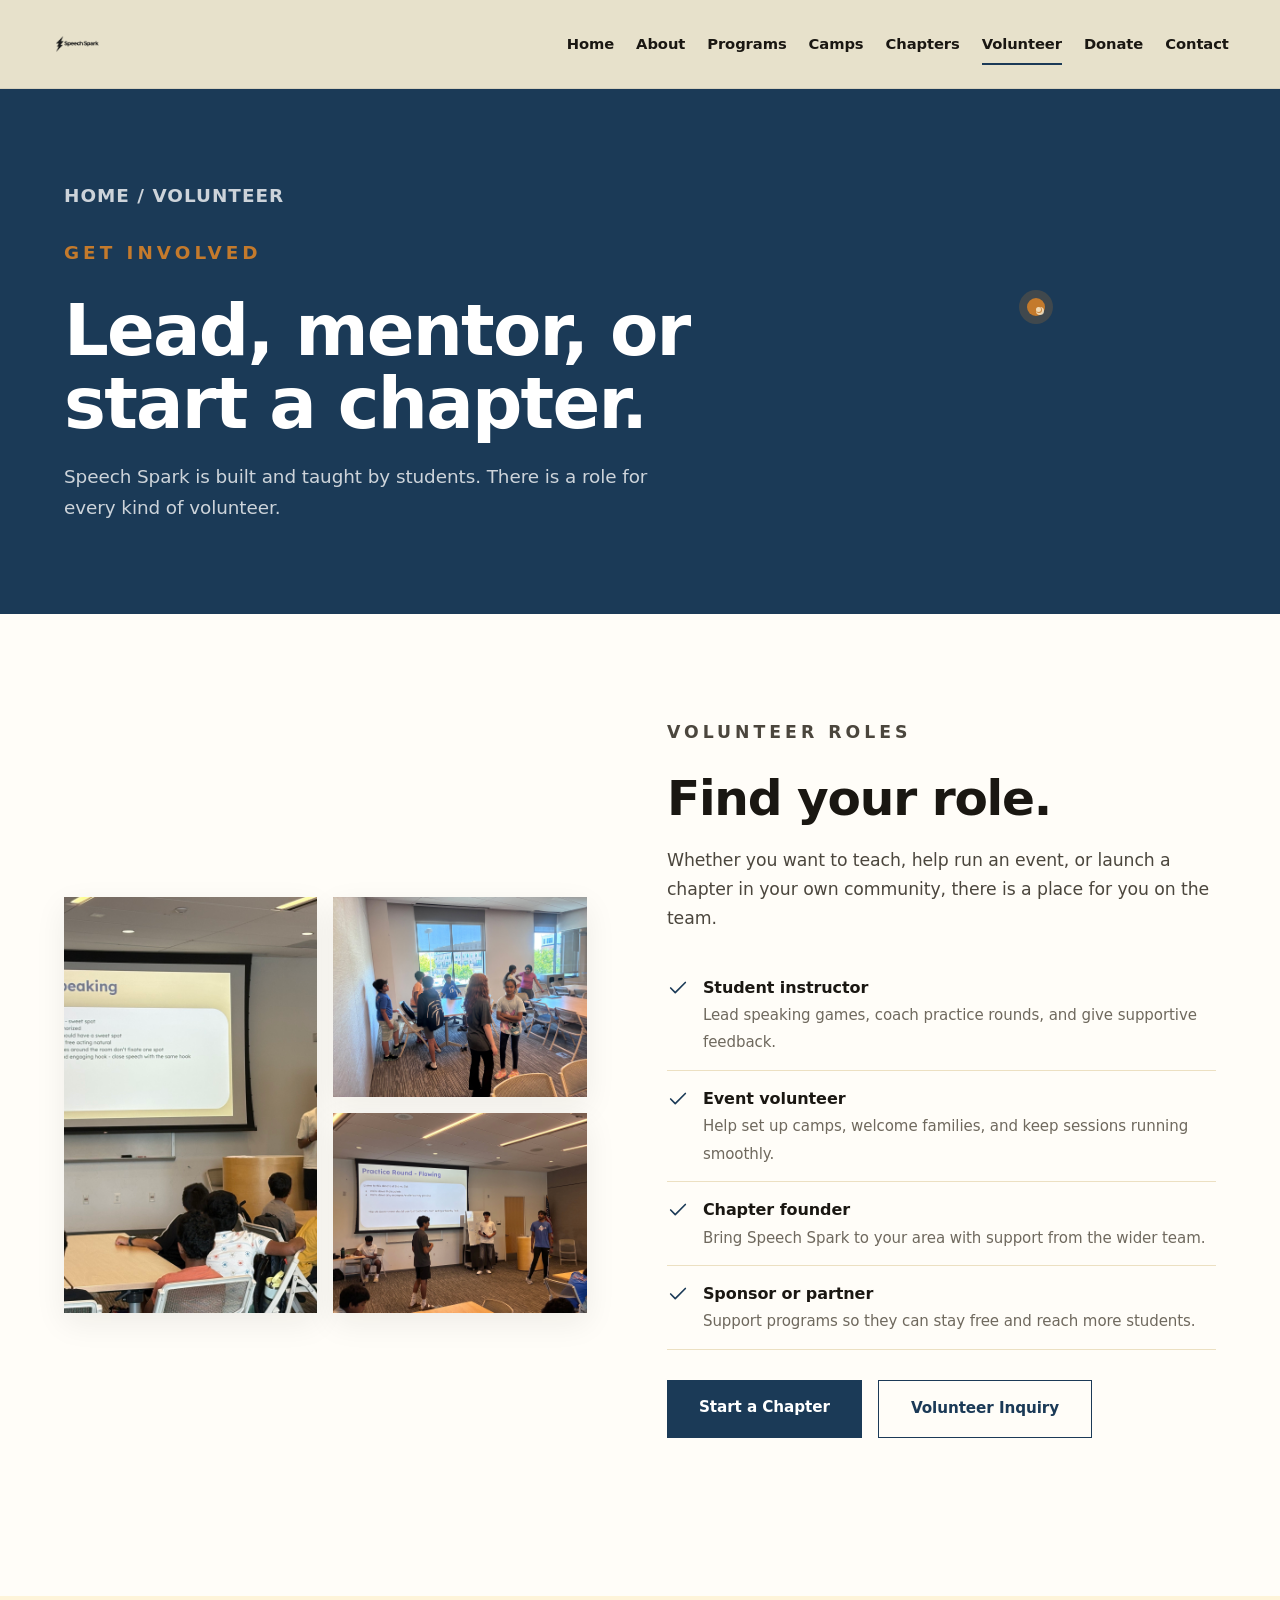
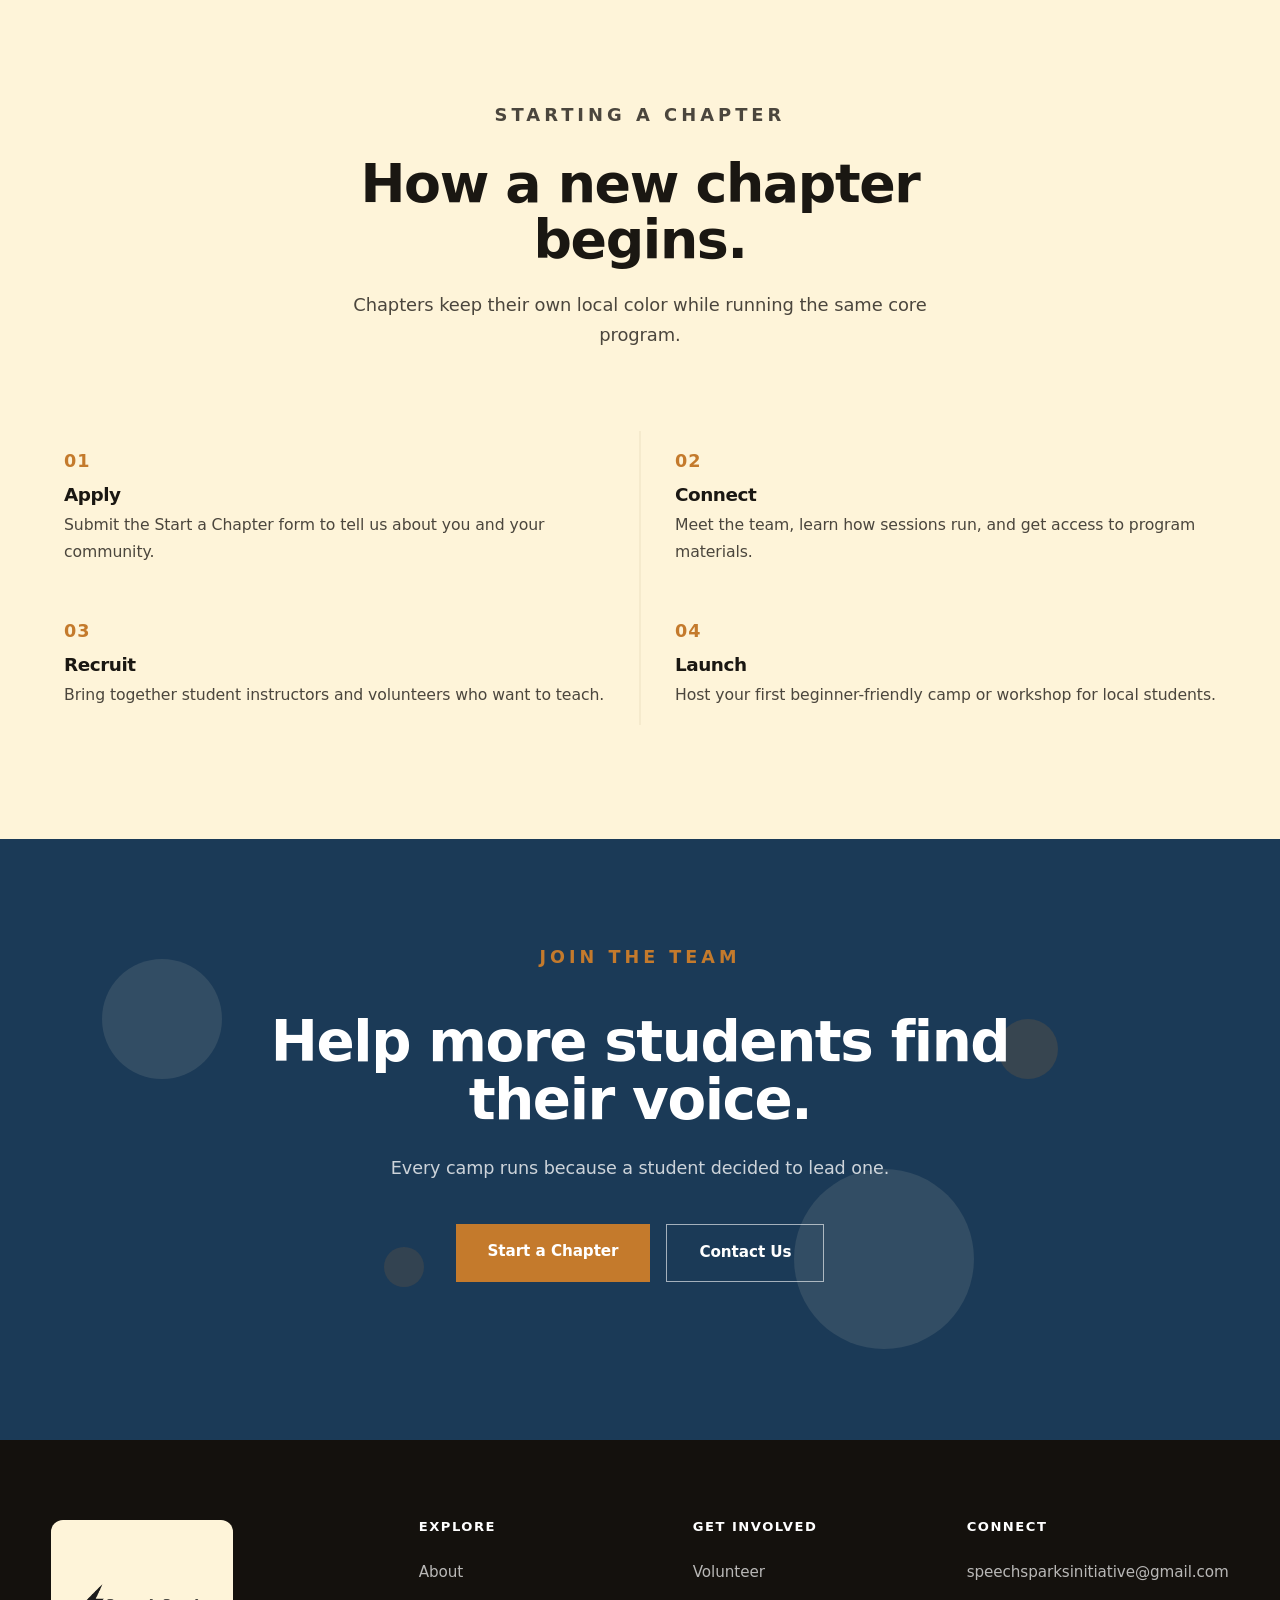
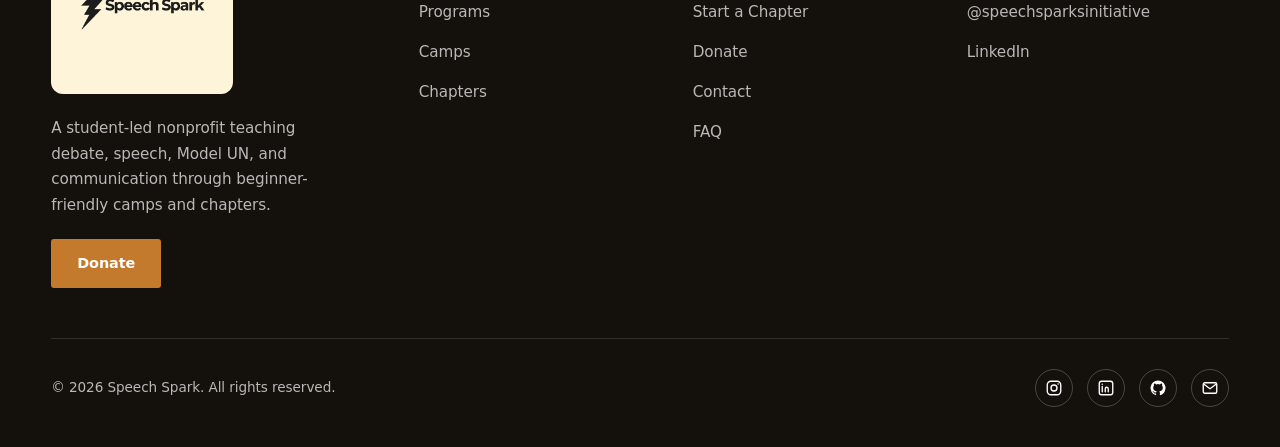
<file: volunteer.html>
<!DOCTYPE html>
<html lang="en">
<head>
    <meta charset="UTF-8">
    <meta name="viewport" content="width=device-width, initial-scale=1.0">
    <title>Volunteer | Speech Spark</title>
    <meta name="description" content="Speech Spark is built and taught by students. Volunteer as an instructor, help run events, or start a chapter in your community.">
    <meta name="theme-color" content="#fef4d9">
    <link rel="icon" type="image/png" href="assets/logos/Main.png">
    <link rel="preconnect" href="https://api.fontshare.com">
    <link rel="preconnect" href="https://cdn.fontshare.com" crossorigin>
    <link href="https://api.fontshare.com/v2/css?f[]=satoshi@400,500,700,900&f[]=general-sans@400,500,600,700&display=swap" rel="stylesheet">
    <link rel="stylesheet" href="css/style.css">
    <link rel="stylesheet" href="css/animations.css">
    <link rel="stylesheet" href="css/responsive.css">
</head>
<body>
    <a href="#main" class="skip-link">Skip to content</a>

    <header class="navbar">
        <div class="wrapper">
            <a href="index.html" class="logo" aria-label="Speech Spark home"><img src="assets/logos/Main.png" alt="Speech Spark"></a>
            <button class="nav-toggle" aria-label="Open menu" aria-expanded="false" aria-controls="primary-nav"><span></span></button>
            <nav class="nav-links" id="primary-nav" aria-label="Primary">
                <a href="index.html">Home</a>
                <a href="about.html">About</a>
                <a href="programs.html">Programs</a>
                <a href="camps.html">Camps</a>
                <a href="chapters.html">Chapters</a>
                <a href="volunteer.html">Volunteer</a>
                <a href="donate.html">Donate</a>
                <a href="contact.html" class="nav-button">Contact</a>
            </nav>
        </div>
    </header>

    <main id="main">

    <section class="page-header">
        <div class="voice-rings" aria-hidden="true"><span class="ring"></span><span class="ring"></span><span class="ring"></span><span class="ring"></span><span class="core"></span><span class="spark s1"></span><span class="spark s2"></span><span class="spark s3"></span></div>
        <div class="wrapper">
            <p class="breadcrumb"><a href="index.html">Home</a> / Volunteer</p>
            <p class="eyebrow">Get Involved</p>
            <h1>Lead, mentor, or start a chapter.</h1>
            <p>Speech Spark is built and taught by students. There is a role for every kind of volunteer.</p>
        </div>
    </section>

    <section class="volunteer">
        <div class="wrapper">
            <div class="volunteer-container">
                <div class="volunteer-photos slide-left">
                    <div class="vp tall image-reveal"><img src="assets/photos/camp-photo-3682.jpg" alt="A volunteer instructor helping students"></div>
                    <div class="vp image-reveal"><img src="assets/photos/new-camp-group.jpg" alt="Students working with a mentor"></div>
                    <div class="vp image-reveal"><img src="assets/photos/new-camp-debate.jpg" alt="A student volunteer leading a debate activity"></div>
                </div>
                <div class="volunteer-content slide-right">
                    <p class="eyebrow">Volunteer Roles</p>
                    <h2>Find your role.</h2>
                    <p>Whether you want to teach, help run an event, or launch a chapter in your own community, there is a place for you on the team.</p>
                    <ul class="volunteer-list">
                        <li><svg viewBox="0 0 24 24" fill="none" stroke="currentColor" stroke-width="1.8" aria-hidden="true"><path d="M20 6 9 17l-5-5" stroke-linecap="round" stroke-linejoin="round"/></svg><div><strong>Student instructor</strong><span>Lead speaking games, coach practice rounds, and give supportive feedback.</span></div></li>
                        <li><svg viewBox="0 0 24 24" fill="none" stroke="currentColor" stroke-width="1.8" aria-hidden="true"><path d="M20 6 9 17l-5-5" stroke-linecap="round" stroke-linejoin="round"/></svg><div><strong>Event volunteer</strong><span>Help set up camps, welcome families, and keep sessions running smoothly.</span></div></li>
                        <li><svg viewBox="0 0 24 24" fill="none" stroke="currentColor" stroke-width="1.8" aria-hidden="true"><path d="M20 6 9 17l-5-5" stroke-linecap="round" stroke-linejoin="round"/></svg><div><strong>Chapter founder</strong><span>Bring Speech Spark to your area with support from the wider team.</span></div></li>
                        <li><svg viewBox="0 0 24 24" fill="none" stroke="currentColor" stroke-width="1.8" aria-hidden="true"><path d="M20 6 9 17l-5-5" stroke-linecap="round" stroke-linejoin="round"/></svg><div><strong>Sponsor or partner</strong><span>Support programs so they can stay free and reach more students.</span></div></li>
                    </ul>
                    <div class="hero-buttons">
                        <a href="https://docs.google.com/forms/d/e/1FAIpQLSd--zFzzUYnIgWUZeGVBupkKX0qBzTiGZEEfWgyRt3ukHwYlg/viewform" class="primary-button" target="_blank" rel="noopener">Start a Chapter</a>
                        <a href="contact.html" class="secondary-button">Volunteer Inquiry</a>
                    </div>
                </div>
            </div>
        </div>
    </section>

    <section class="programs">
        <div class="wrapper">
            <div class="section-head center reveal">
                <p class="eyebrow">Starting a Chapter</p>
                <h2>How a new chapter begins.</h2>
                <p>Chapters keep their own local color while running the same core program.</p>
            </div>
            <div class="timeline stagger">
                <div class="timeline-step"><span class="num">01</span><h4>Apply</h4><p>Submit the Start a Chapter form to tell us about you and your community.</p></div>
                <div class="timeline-step"><span class="num">02</span><h4>Connect</h4><p>Meet the team, learn how sessions run, and get access to program materials.</p></div>
                <div class="timeline-step"><span class="num">03</span><h4>Recruit</h4><p>Bring together student instructors and volunteers who want to teach.</p></div>
                <div class="timeline-step"><span class="num">04</span><h4>Launch</h4><p>Host your first beginner-friendly camp or workshop for local students.</p></div>
            </div>
        </div>
    </section>

    <section class="cta">
        <div class="band-motion" aria-hidden="true"><span></span><span></span><span></span><span></span></div>
        <div class="wrapper">
            <div class="reveal">
                <p class="eyebrow on-dark">Join The Team</p>
                <h2>Help more students find their voice.</h2>
                <p>Every camp runs because a student decided to lead one.</p>
                <div class="hero-buttons">
                    <a href="https://docs.google.com/forms/d/e/1FAIpQLSd--zFzzUYnIgWUZeGVBupkKX0qBzTiGZEEfWgyRt3ukHwYlg/viewform" class="primary-button" target="_blank" rel="noopener">Start a Chapter</a>
                    <a href="contact.html" class="secondary-button">Contact Us</a>
                </div>
            </div>
        </div>
    </section>

    </main>

    <footer>
        <div class="wrapper wide">
            <div class="footer-top">
                <div class="footer-brand">
                    <img src="assets/logos/Main.png" alt="Speech Spark">
                    <p>A student-led nonprofit teaching debate, speech, Model UN, and communication through beginner-friendly camps and chapters.</p>
                    <a class="footer-donate" href="https://hcb.hackclub.com/donations/start/speech-spark" target="_blank" rel="noopener">Donate</a>
                </div>
                <div class="footer-col">
                    <h4>Explore</h4>
                    <a href="about.html">About</a>
                    <a href="programs.html">Programs</a>
                    <a href="camps.html">Camps</a>
                    <a href="chapters.html">Chapters</a>
                </div>
                <div class="footer-col">
                    <h4>Get Involved</h4>
                    <a href="volunteer.html">Volunteer</a>
                    <a href="https://docs.google.com/forms/d/e/1FAIpQLSd--zFzzUYnIgWUZeGVBupkKX0qBzTiGZEEfWgyRt3ukHwYlg/viewform" target="_blank" rel="noopener">Start a Chapter</a>
                    <a href="donate.html">Donate</a>
                    <a href="contact.html">Contact</a>
                    <a href="index.html#faq">FAQ</a>
                </div>
                <div class="footer-col">
                    <h4>Connect</h4>
                    <a href="mailto:speechsparksinitiative@gmail.com">speechsparksinitiative@gmail.com</a>
                    <a href="https://www.instagram.com/speechsparksinitiative/" target="_blank" rel="noopener">@speechsparksinitiative</a>
                    <a href="https://www.linkedin.com/company/speech-spark-initiative/" target="_blank" rel="noopener">LinkedIn</a>
                </div>
            </div>
            <div class="footer-bottom">
                <p>&copy; <span id="year"></span> Speech Spark. All rights reserved.</p>
                <div class="footer-social">
                    <a href="https://www.instagram.com/speechsparksinitiative/" target="_blank" rel="noopener" aria-label="Speech Spark on Instagram"><svg viewBox="0 0 24 24" fill="none" stroke="currentColor" stroke-width="1.8"><rect x="3" y="3" width="18" height="18" rx="5"/><circle cx="12" cy="12" r="4"/><circle cx="17.5" cy="6.5" r="1" fill="currentColor" stroke="none"/></svg></a>
                    <a href="https://www.linkedin.com/company/speech-spark-initiative/" target="_blank" rel="noopener" aria-label="Speech Spark on LinkedIn"><svg viewBox="0 0 24 24" fill="none" stroke="currentColor" stroke-width="1.8"><rect x="3" y="3" width="18" height="18" rx="3"/><path d="M7 10v7M7 7v.01M11 17v-4a2 2 0 0 1 4 0v4M11 13v4" stroke-linecap="round" stroke-linejoin="round"/></svg></a>
                    <a href="https://github.com/Gootam1914/Speech-Spark-Website" target="_blank" rel="noopener" aria-label="Speech Spark on GitHub"><svg viewBox="0 0 24 24" fill="currentColor"><path d="M12 2a10 10 0 0 0-3.16 19.49c.5.09.68-.22.68-.48 0-.24-.01-.87-.01-1.7-2.78.6-3.37-1.34-3.37-1.34-.45-1.16-1.11-1.47-1.11-1.47-.9-.62.07-.6.07-.6 1 .07 1.53 1.03 1.53 1.03.9 1.53 2.36 1.09 2.94.83.09-.65.35-1.09.63-1.34-2.22-.25-4.55-1.11-4.55-4.94 0-1.09.39-1.98 1.03-2.68-.1-.26-.45-1.27.1-2.65 0 0 .84-.27 2.75 1.02a9.5 9.5 0 0 1 5 0c1.91-1.29 2.75-1.02 2.75-1.02.55 1.38.2 2.39.1 2.65.64.7 1.03 1.59 1.03 2.68 0 3.84-2.34 4.69-4.57 4.94.36.31.68.92.68 1.85 0 1.34-.01 2.42-.01 2.75 0 .27.18.58.69.48A10 10 0 0 0 12 2Z"/></svg></a>
                    <a href="mailto:speechsparksinitiative@gmail.com" aria-label="Email Speech Spark"><svg viewBox="0 0 24 24" fill="none" stroke="currentColor" stroke-width="1.8"><rect x="3" y="5" width="18" height="14" rx="2"/><path d="m4 7 8 6 8-6" stroke-linecap="round" stroke-linejoin="round"/></svg></a>
                </div>
            </div>
        </div>
    </footer>

    <script src="js/main.js"></script>
</body>
</html>
</file>
<file: css/style.css>
/* ===================================================
   Speech Spark — core styles
=================================================== */

:root {
    --cream: #fef4d9;
    --cream-soft: #fbedca;
    --cream-line: #ece0c2;
    --ink: #1a1712;
    --ink-soft: #4b463d;
    --ink-faint: #6f695e;
    --navy: #1b3a57;
    --navy-deep: #10283b;
    --ember: #c47a2c;
    --white: #ffffff;
    --paper: #fffdf8;
    --shadow: 0 18px 40px rgba(26, 23, 18, 0.10);
    --shadow-soft: 0 10px 30px rgba(26, 23, 18, 0.07);
    --radius: 4px;
    --serif: "Satoshi", "General Sans", system-ui, -apple-system, sans-serif;
    --sans: "General Sans", "Satoshi", system-ui, -apple-system, sans-serif;
    --wrap: min(90%, 1240px);
    --wrap-wide: min(92%, 1400px);
}

*, *::before, *::after {
    margin: 0;
    padding: 0;
    box-sizing: border-box;
}

html {
    scroll-behavior: smooth;
}

body {
    font-family: var(--sans);
    background: var(--cream);
    color: var(--ink);
    line-height: 1.7;
    font-weight: 500;
    letter-spacing: -0.005em;
    overflow-x: hidden;
    -webkit-font-smoothing: antialiased;
}

/* form controls inherit the bolder base weight too */
input, select, textarea, button {
    font-weight: 500;
}

img {
    display: block;
    width: 100%;
}

a {
    color: inherit;
    text-decoration: none;
}

ul {
    list-style: none;
}

button {
    font-family: inherit;
    cursor: pointer;
    border: none;
    background: none;
    color: inherit;
}

h1, h2, h3, h4 {
    font-family: var(--serif);
    font-weight: 700;
    line-height: 1.04;
    letter-spacing: -0.025em;
    color: var(--ink);
}


:focus-visible {
    outline: 2px solid var(--navy);
    outline-offset: 3px;
}

.wrapper {
    width: var(--wrap);
    margin: 0 auto;
}

.wrapper.wide {
    width: var(--wrap-wide);
}

section {
    padding: 104px 0;
}

.skip-link {
    position: absolute;
    left: -999px;
    top: 0;
    background: var(--navy);
    color: #fff;
    padding: 12px 20px;
    z-index: 2000;
}

.skip-link:focus {
    left: 16px;
    top: 16px;
}

/* ---------- shared type helpers ---------- */

.eyebrow {
    text-transform: uppercase;
    letter-spacing: 4px;
    font-size: 0.78rem;
    font-weight: 700;
    color: var(--navy);
    margin-bottom: 26px;
    font-family: var(--sans);
}

.eyebrow.on-dark {
    color: var(--ember);
}

.section-head {
    max-width: 720px;
    margin-bottom: 70px;
}

.section-head h2 {
    font-size: clamp(2.6rem, 4.2vw, 3.9rem);
    margin-bottom: 22px;
}

.section-head p {
    color: var(--ink-soft);
    font-size: 1.12rem;
    max-width: 620px;
}

.section-head.center {
    margin-left: auto;
    margin-right: auto;
    text-align: center;
}

.section-head.center p {
    margin-left: auto;
    margin-right: auto;
}

/* ---------- buttons ---------- */

.primary-button,
.secondary-button,
.nav-button {
    display: inline-block;
    padding: 15px 32px;
    font-weight: 600;
    font-size: 0.95rem;
    transition: background 0.3s ease, color 0.3s ease, border-color 0.3s ease, transform 0.3s ease;
}

.primary-button {
    background: var(--navy);
    color: #fff;
}

.primary-button:hover {
    background: var(--navy-deep);
    transform: translateY(-2px);
}

.secondary-button {
    border: 1px solid var(--navy);
    color: var(--navy);
}

.secondary-button:hover {
    background: var(--navy);
    color: #fff;
    transform: translateY(-2px);
}

.text-link {
    font-weight: 600;
    color: var(--navy);
    border-bottom: 2px solid transparent;
    transition: border-color 0.25s ease;
}

.text-link:hover {
    border-color: var(--navy);
}

.text-link::after {
    content: " \2192";
}

/* ==========================
   NAVIGATION
========================== */

.navbar {
    position: fixed;
    top: 0;
    left: 0;
    width: 100%;
    z-index: 1000;
    background: rgba(254, 244, 217, 0.9);
    backdrop-filter: blur(14px);
    border-bottom: 1px solid rgba(26, 23, 18, 0.08);
    transition: background 0.3s ease, box-shadow 0.3s ease;
}

.navbar .wrapper {
    width: var(--wrap-wide);
    height: 88px;
    display: flex;
    align-items: center;
    justify-content: space-between;
    transition: height 0.3s ease;
}

.logo {
    display: flex;
    align-items: center;
}

.logo img {
    height: 52px;
    width: auto;
    display: block;
}

.navbar.scrolled .logo img {
    height: 46px;
    transition: height 0.3s ease;
}

.nav-links {
    display: flex;
    align-items: center;
    gap: 22px;
}

.nav-links a {
    font-size: 0.92rem;
    font-weight: 600;
    color: var(--ink);
    position: relative;
    padding: 4px 0;
}

.nav-links a::after {
    content: "";
    position: absolute;
    left: 0;
    bottom: -4px;
    width: 0;
    height: 2px;
    background: var(--navy);
    transition: width 0.3s ease;
}

.nav-links a:hover::after,
.nav-links a.active::after {
    width: 100%;
}

.nav-button {
    /* border: 1px solid var(--navy); */
    color: var(--navy);
    padding: 11px 24px;
}

.nav-button:hover {
    background: var(--navy);
    color: #fff;
}

/* the pill button shouldn't get the underline bar the text links use */
.nav-links a.nav-button::after {
    display: none;
}

.nav-toggle {
    display: none;
    width: 44px;
    height: 44px;
    position: relative;
}

.nav-toggle span,
.nav-toggle span::before,
.nav-toggle span::after {
    content: "";
    position: absolute;
    left: 10px;
    width: 24px;
    height: 2px;
    background: var(--ink);
    transition: transform 0.3s ease, opacity 0.3s ease;
}

.nav-toggle span {
    top: 21px;
}

.nav-toggle span::before {
    top: -7px;
}

.nav-toggle span::after {
    top: 7px;
}

.nav-toggle.open span {
    background: transparent;
}

.nav-toggle.open span::before {
    transform: translateY(7px) rotate(45deg);
}

.nav-toggle.open span::after {
    transform: translateY(-7px) rotate(-45deg);
}

.navbar.scrolled {
    background: var(--cream);
    box-shadow: 0 6px 26px rgba(26, 23, 18, 0.08);
}

.navbar.scrolled .wrapper {
    height: 72px;
}

/* ==========================
   HERO
========================== */

.hero {
    width: var(--wrap-wide);
    margin: 0 auto;
    min-height: 100vh;
    padding-top: 150px;
    padding-bottom: 90px;
    display: grid;
    grid-template-columns: 1.05fr 0.95fr;
    gap: 80px;
    align-items: center;
}

.hero-left {
    max-width: 640px;
}

.hero h1 {
    font-size: clamp(3.2rem, 5.6vw, 5.4rem);
    line-height: 0.98;
    margin-bottom: 30px;
}

.hero-description {
    font-size: 1.15rem;
    color: var(--ink-soft);
    max-width: 540px;
    margin-bottom: 40px;
}

.hero-buttons {
    display: flex;
    flex-wrap: wrap;
    gap: 16px;
    margin-bottom: 54px;
}

.hero-stats {
    display: flex;
    gap: 48px;
    flex-wrap: wrap;
}

.hero-stats .stat strong {
    display: block;
    font-family: var(--serif);
    font-size: 2.6rem;
    font-weight: 600;
    color: var(--navy);
    line-height: 1;
}

.hero-stats .stat span {
    font-size: 0.82rem;
    letter-spacing: 1px;
    text-transform: uppercase;
    color: var(--ink-faint);
    font-weight: 600;
}

.hero-right {
    position: relative;
    height: 640px;
}

.hero-right .hero-photo-main {
    position: absolute;
    inset: 0 40px 60px 0;
    overflow: hidden;
    box-shadow: var(--shadow);
}

.hero-right .hero-photo-main img {
    height: 100%;
    object-fit: cover;
}

.hero-right .hero-photo-sub {
    position: absolute;
    right: 0;
    bottom: 0;
    width: 210px;
    height: 250px;
    border: 10px solid var(--cream);
    overflow: hidden;
    box-shadow: var(--shadow);
    background: var(--cream);
}

.hero-right .hero-photo-sub img {
    height: 100%;
    object-fit: cover;
}

.hero-badge {
    position: absolute;
    top: 26px;
    left: -18px;
    background: var(--white);
    padding: 14px 20px;
    box-shadow: var(--shadow-soft);
    display: flex;
    align-items: center;
    gap: 12px;
    font-weight: 600;
    font-size: 0.9rem;
}

.hero-badge .dot {
    width: 10px;
    height: 10px;
    border-radius: 50%;
    background: var(--ember);
}

/* ==========================
   STATEMENT BAND
========================== */

.statement {
    background: var(--navy);
    color: #fff;
    padding: 150px 0;
    position: relative;
    overflow: hidden;
}

.statement .wrapper {
    position: relative;
    z-index: 1;
}

.statement p {
    max-width: 980px;
    font-family: var(--serif);
    font-size: clamp(2.4rem, 4.4vw, 4rem);
    line-height: 1.05;
    color: #fff;
}

.statement .accent {
    color: var(--ember);
    font-style: italic;
}

/* ==========================
   MISSION
========================== */

.mission {
    background: var(--paper);
}

.mission-container {
    display: grid;
    grid-template-columns: 1fr 1fr;
    gap: 90px;
    align-items: center;
}

.mission-images {
    position: relative;
    height: 600px;
}

.mission-main-image {
    width: 84%;
    height: 520px;
    overflow: hidden;
    box-shadow: var(--shadow);
}

.mission-main-image img {
    height: 100%;
    object-fit: cover;
}

.mission-small-image {
    position: absolute;
    right: 0;
    bottom: 0;
    width: 46%;
    border: 12px solid var(--paper);
    overflow: hidden;
    box-shadow: var(--shadow);
}

.mission-small-image img {
    height: 250px;
    object-fit: cover;
}

.mission-content {
    max-width: 540px;
}

.mission-content h2 {
    font-size: clamp(2.4rem, 3.8vw, 3.6rem);
    margin-bottom: 28px;
}

.mission-content p {
    color: var(--ink-soft);
    font-size: 1.1rem;
    margin-bottom: 22px;
}

.mission-values {
    display: grid;
    grid-template-columns: 1fr 1fr;
    gap: 26px;
    margin: 34px 0;
}

.mission-values .value h4 {
    font-family: var(--sans);
    font-size: 1rem;
    margin-bottom: 6px;
}

.mission-values .value p {
    font-size: 0.96rem;
    margin: 0;
    color: var(--ink-faint);
}

.mission-values .value {
    padding-left: 18px;
    border-left: 2px solid var(--cream-line);
}

/* ==========================
   PROGRAMS
========================== */

.programs {
    background: var(--cream);
}

.programs-grid {
    display: grid;
    grid-template-columns: repeat(4, 1fr);
    gap: 26px;
}

.program-card {
    background: var(--paper);
    border: 1px solid var(--cream-line);
    padding: 40px 34px;
    display: flex;
    flex-direction: column;
    transition: transform 0.35s ease, box-shadow 0.35s ease;
}

.program-card:hover {
    transform: translateY(-6px);
    box-shadow: var(--shadow);
}

.program-card .icon {
    width: 54px;
    height: 54px;
    display: flex;
    align-items: center;
    justify-content: center;
    background: var(--cream);
    border-radius: 50%;
    margin-bottom: 26px;
    color: var(--navy);
}

.program-card .icon svg {
    width: 26px;
    height: 26px;
}

.program-card h3 {
    font-size: 1.7rem;
    margin-bottom: 14px;
}

.program-card p {
    color: var(--ink-soft);
    font-size: 0.98rem;
    margin-bottom: 24px;
    flex-grow: 1;
}

.program-card .tag {
    font-size: 0.78rem;
    letter-spacing: 1px;
    text-transform: uppercase;
    font-weight: 700;
    color: var(--navy);
}

/* ==========================
   RESOURCE / CURRICULUM CARDS
========================== */

.resource-grid {
    display: grid;
    grid-template-columns: 1fr 1fr;
    gap: 26px;
}

.resource-card {
    display: flex;
    gap: 22px;
    align-items: flex-start;
    background: var(--paper);
    border: 1px solid var(--cream-line);
    padding: 32px;
    transition: transform 0.35s ease, box-shadow 0.35s ease;
}

.resource-card:hover {
    transform: translateY(-5px);
    box-shadow: var(--shadow);
}

.resource-card .doc-icon {
    flex-shrink: 0;
    width: 52px;
    height: 52px;
    display: flex;
    align-items: center;
    justify-content: center;
    background: var(--cream);
    border-radius: 8px;
    color: var(--navy);
}

.resource-card .doc-icon svg {
    width: 26px;
    height: 26px;
}

.resource-card h3 {
    font-size: 1.5rem;
    margin-bottom: 8px;
}

.resource-card p {
    color: var(--ink-soft);
    font-size: 0.98rem;
    margin-bottom: 18px;
}

.resource-card .tag {
    font-size: 0.72rem;
    letter-spacing: 1px;
    text-transform: uppercase;
    font-weight: 700;
    color: var(--ink-faint);
    display: block;
    margin-bottom: 14px;
}

/* one-on-one coaching highlight */
.coaching {
    background: var(--cream);
}

.coaching-inner {
    display: grid;
    grid-template-columns: 1fr 1.1fr;
    gap: 0;
    align-items: stretch;
    box-shadow: var(--shadow);
}

.coaching-media {
    overflow: hidden;
}

.coaching-media img {
    width: 100%;
    height: 100%;
    object-fit: cover;
}

.coaching-body {
    background: var(--navy);
    color: #fff;
    padding: 60px;
    display: flex;
    flex-direction: column;
    justify-content: center;
}

.coaching-body h2 {
    color: #fff;
    font-size: clamp(2rem, 3.2vw, 3rem);
    margin-bottom: 20px;
}

.coaching-body p {
    color: rgba(255, 255, 255, 0.82);
    font-size: 1.05rem;
    margin-bottom: 18px;
}

.coaching-body .price-flag {
    display: inline-block;
    font-size: 0.75rem;
    letter-spacing: 1.5px;
    text-transform: uppercase;
    font-weight: 700;
    color: var(--ember);
    margin-bottom: 20px;
}

.coaching-body .primary-button {
    background: var(--ember);
    align-self: flex-start;
    margin-top: 8px;
}

.coaching-body .primary-button:hover {
    background: #a9621f;
}

/* ==========================
   PHOTO BREAK (parallax strip)
========================== */

.photo-break {
    padding: 0;
    height: 62vh;
    min-height: 420px;
    background-image: linear-gradient(rgba(16, 40, 59, 0.55), rgba(16, 40, 59, 0.55)), url("../assets/photos/group-speaking-activity.png");
    background-size: cover;
    background-position: center;
    background-attachment: fixed;
    display: flex;
    align-items: center;
}

.photo-break .quote {
    max-width: 860px;
    color: #fff;
}

.photo-break .quote p {
    font-family: var(--serif);
    font-size: clamp(2rem, 3.6vw, 3.2rem);
    line-height: 1.1;
    margin-bottom: 18px;
}

.photo-break .quote span {
    letter-spacing: 2px;
    text-transform: uppercase;
    font-size: 0.8rem;
    font-weight: 700;
    color: var(--cream);
}

/* ==========================
   CAMPS (experience timeline)
========================== */

.camps {
    background: var(--paper);
}

.camps-intro {
    display: grid;
    grid-template-columns: 1.1fr 1fr;
    gap: 70px;
    align-items: end;
    margin-bottom: 80px;
}

.camps-intro .lead h2 {
    font-size: clamp(2.6rem, 4.2vw, 3.9rem);
    margin-bottom: 22px;
}

.camps-intro .lead p {
    color: var(--ink-soft);
    font-size: 1.12rem;
}

.camps-intro .camp-photo {
    height: 320px;
    overflow: hidden;
    box-shadow: var(--shadow);
}

.camps-intro .camp-photo img {
    height: 100%;
    object-fit: cover;
}

.timeline {
    display: grid;
    grid-template-columns: repeat(2, 1fr);
    gap: 0 70px;
    position: relative;
}

.timeline::before {
    content: "";
    position: absolute;
    left: 50%;
    top: 10px;
    bottom: 10px;
    width: 1px;
    background: var(--cream-line);
    transform: translateX(-50%);
}

.timeline-step {
    position: relative;
    padding: 26px 0;
}

.timeline-step .num {
    font-family: var(--serif);
    font-size: 1.1rem;
    color: var(--ember);
    font-weight: 600;
    letter-spacing: 1px;
    margin-bottom: 8px;
    display: block;
}

.timeline-step h4 {
    font-family: var(--sans);
    font-size: 1.15rem;
    margin-bottom: 8px;
}

.timeline-step p {
    color: var(--ink-soft);
    font-size: 0.98rem;
}

/* card variant — bordered activity boxes (camps page) */
.timeline.cards {
    grid-template-columns: repeat(3, 1fr);
    gap: 22px;
}

.timeline.cards::before {
    display: none;
}

.timeline.cards .timeline-step {
    padding: 30px 28px;
    background: var(--paper);
    border: 1px solid var(--cream-line);
    border-radius: 4px;
    transition: transform 0.35s ease, box-shadow 0.35s ease, border-color 0.35s ease;
}

.timeline.cards .timeline-step:hover {
    transform: translateY(-5px);
    box-shadow: var(--shadow);
    border-color: transparent;
}

.timeline.cards .timeline-step .num {
    font-size: 1.3rem;
}

.camps-cta {
    margin-top: 70px;
    background: var(--navy);
    color: #fff;
    padding: 54px 60px;
    display: flex;
    align-items: center;
    justify-content: space-between;
    gap: 40px;
    flex-wrap: wrap;
}

.camps-cta h3 {
    color: #fff;
    font-size: 2.1rem;
    max-width: 560px;
}

.camps-cta p {
    color: rgba(255, 255, 255, 0.75);
    margin-top: 8px;
}

.camps-cta .primary-button {
    background: var(--ember);
}

.camps-cta .primary-button:hover {
    background: #a9621f;
}

/* ==========================
   IMPACT
========================== */

.impact {
    background: var(--cream);
}

.impact-grid {
    display: grid;
    grid-template-columns: repeat(4, 1fr);
    gap: 30px;
    margin-bottom: 40px;
}

.impact-stat {
    text-align: center;
    padding: 20px 10px;
}

.impact-stat .num {
    font-family: var(--serif);
    font-size: clamp(3.4rem, 5vw, 4.6rem);
    font-weight: 600;
    color: var(--navy);
    line-height: 1;
}

.impact-stat .label {
    margin-top: 12px;
    font-size: 0.86rem;
    letter-spacing: 1.5px;
    text-transform: uppercase;
    font-weight: 700;
    color: var(--ink-faint);
}

.impact-note {
    text-align: center;
    color: var(--ink-faint);
    font-size: 0.9rem;
    max-width: 640px;
    margin: 0 auto;
}

/* ==========================
   GALLERY (magazine)
========================== */

.gallery {
    background: var(--paper);
}

.gallery-grid {
    display: grid;
    grid-template-columns: repeat(6, 1fr);
    grid-auto-rows: 210px;
    gap: 18px;
}

.gallery-item {
    position: relative;
    overflow: hidden;
    cursor: pointer;
    background: var(--cream);
}

.gallery-item img {
    height: 100%;
    object-fit: cover;
    transition: transform 0.7s ease;
}

.gallery-item:hover img {
    transform: scale(1.06);
}

.gallery-item figcaption {
    position: absolute;
    left: 0;
    right: 0;
    bottom: 0;
    padding: 30px 22px 18px;
    background: linear-gradient(transparent, rgba(16, 40, 59, 0.82));
    color: #fff;
    font-size: 0.9rem;
    font-weight: 600;
    opacity: 0;
    transform: translateY(10px);
    transition: opacity 0.35s ease, transform 0.35s ease;
}

.gallery-item:hover figcaption {
    opacity: 1;
    transform: translateY(0);
}

.g-tall { grid-row: span 2; }
.g-wide { grid-column: span 2; }
.g-big  { grid-column: span 2; grid-row: span 2; }

/* lightbox */

.lightbox {
    position: fixed;
    inset: 0;
    background: rgba(16, 14, 11, 0.92);
    z-index: 2000;
    display: flex;
    align-items: center;
    justify-content: center;
    opacity: 0;
    visibility: hidden;
    transition: opacity 0.3s ease, visibility 0.3s ease;
}

.lightbox.open {
    opacity: 1;
    visibility: visible;
}

.lightbox figure {
    max-width: 86vw;
    max-height: 86vh;
}

.lightbox img {
    max-width: 86vw;
    max-height: 78vh;
    width: auto;
    object-fit: contain;
}

.lightbox figcaption {
    color: #fff;
    text-align: center;
    margin-top: 16px;
    font-size: 0.95rem;
    color: rgba(255, 255, 255, 0.8);
}

.lightbox .lb-close,
.lightbox .lb-prev,
.lightbox .lb-next {
    position: absolute;
    color: #fff;
    font-size: 2rem;
    width: 56px;
    height: 56px;
    display: flex;
    align-items: center;
    justify-content: center;
    transition: background 0.25s ease;
}

.lightbox .lb-close { top: 24px; right: 30px; }
.lightbox .lb-prev { left: 24px; top: 50%; transform: translateY(-50%); }
.lightbox .lb-next { right: 24px; top: 50%; transform: translateY(-50%); }

.lightbox .lb-close:hover,
.lightbox .lb-prev:hover,
.lightbox .lb-next:hover {
    background: rgba(255, 255, 255, 0.14);
}

/* ==========================
   CHAPTERS
========================== */

.chapters {
    background: var(--cream);
}

.chapters-map-wrap {
    display: grid;
    grid-template-columns: 1.5fr 1fr;
    gap: 40px;
    align-items: stretch;
    margin-bottom: 70px;
}

.map-panel {
    background: var(--paper);
    border: 1px solid var(--cream-line);
    padding: 30px;
    position: relative;
    box-shadow: var(--shadow-soft);
}

.us-map {
    width: 100%;
    height: auto;
    display: block;
    cursor: grab;
    touch-action: none;
}

.us-map.grabbing {
    cursor: grabbing;
}

.map-controls {
    position: absolute;
    top: 20px;
    right: 20px;
    display: flex;
    flex-direction: column;
    gap: 6px;
    z-index: 2;
}

.map-controls button {
    width: 38px;
    height: 38px;
    background: var(--paper);
    border: 1px solid var(--cream-line);
    font-size: 1.2rem;
    line-height: 1;
    color: var(--navy);
    display: flex;
    align-items: center;
    justify-content: center;
    box-shadow: var(--shadow-soft);
    transition: background 0.2s ease, transform 0.2s ease;
}

.map-controls button:hover {
    background: var(--cream);
    transform: translateY(-1px);
}

.us-states path {
    fill: #f0e6cd;
    stroke: #ffffff;
    stroke-width: 1;
    transition: fill 0.3s ease;
}

.us-states path:hover {
    fill: #e7d6ab;
}

.us-subs path {
    fill: none;
    stroke: #cbb079;
    stroke-width: 0.7;
    opacity: 0.75;
    pointer-events: none;
}

.map-marker {
    cursor: pointer;
}

.map-marker circle.pin {
    fill: var(--navy);
    stroke: #fff;
    stroke-width: 2;
    transition: fill 0.2s ease;
}

.map-marker:hover circle.pin,
.map-marker.selected circle.pin {
    fill: var(--ember);
    stroke-width: 3;
}


.map-legend {
    position: absolute;
    left: 30px;
    bottom: 24px;
    font-size: 0.8rem;
    color: var(--ink-faint);
    display: flex;
    align-items: center;
    gap: 8px;
}

.map-legend .dot {
    width: 10px;
    height: 10px;
    border-radius: 50%;
    background: var(--navy);
}

.chapter-detail {
    background: var(--navy);
    color: #fff;
    padding: 40px;
    display: flex;
    flex-direction: column;
    justify-content: center;
}

.chapter-detail .cd-head {
    display: flex;
    align-items: center;
    gap: 18px;
    margin-bottom: 22px;
}

.chapter-detail .cd-logo {
    width: 76px;
    height: 76px;
    border-radius: 10px;
    object-fit: cover;
    flex-shrink: 0;
    box-shadow: 0 6px 18px rgba(0, 0, 0, 0.25);
}

.chapter-detail h3 {
    color: #fff;
    font-size: 1.9rem;
    margin-bottom: 4px;
}

.chapter-detail .cd-loc {
    color: var(--ember);
    font-weight: 600;
    letter-spacing: 1px;
    text-transform: uppercase;
    font-size: 0.78rem;
}

.chapter-detail .cd-desc {
    color: rgba(255, 255, 255, 0.82);
    font-size: 1rem;
    margin-bottom: 24px;
}

.chapter-detail .cd-contact {
    border-top: 1px solid rgba(255, 255, 255, 0.18);
    padding-top: 18px;
    display: grid;
    gap: 12px;
}

.chapter-detail .cd-row {
    display: flex;
    flex-direction: column;
    gap: 2px;
    font-size: 0.95rem;
}

.chapter-detail .cd-row > span {
    font-size: 0.72rem;
    letter-spacing: 1.5px;
    text-transform: uppercase;
    color: rgba(255, 255, 255, 0.55);
    font-weight: 700;
}

.chapter-detail .cd-row a {
    color: #fff;
    border-bottom: 1px solid rgba(255, 255, 255, 0.4);
    width: fit-content;
}

.chapter-detail .cd-flag {
    font-size: 0.72rem;
    color: var(--ember);
    letter-spacing: 0.5px;
    font-weight: 700;
}

.chapter-detail .cd-hint {
    color: rgba(255, 255, 255, 0.62);
    font-size: 0.98rem;
    line-height: 1.6;
}

/* directory */

.directory-controls {
    display: flex;
    gap: 16px;
    flex-wrap: wrap;
    margin-bottom: 16px;
    align-items: center;
}

.directory-search {
    flex: 1;
    min-width: 220px;
    position: relative;
}

.directory-search input {
    width: 100%;
    padding: 14px 16px 14px 44px;
    border: 1px solid var(--cream-line);
    background: var(--paper);
    font-family: inherit;
    font-size: 0.98rem;
    color: var(--ink);
}

.directory-search svg {
    position: absolute;
    left: 15px;
    top: 50%;
    transform: translateY(-50%);
    width: 18px;
    height: 18px;
    color: var(--ink-faint);
}

.sort-group {
    display: inline-flex;
    border: 1px solid var(--cream-line);
    background: var(--paper);
    overflow: hidden;
    flex-shrink: 0;
}

.sort-group button {
    padding: 13px 18px;
    font-size: 0.9rem;
    font-weight: 600;
    color: var(--ink-faint);
    border-right: 1px solid var(--cream-line);
    transition: background 0.2s ease, color 0.2s ease;
}

.sort-group button:last-child {
    border-right: none;
}

.sort-group button:hover {
    background: var(--cream);
    color: var(--ink);
}

.sort-group button.active {
    background: var(--navy);
    color: #fff;
}

.filter-bar {
    display: flex;
    align-items: center;
    gap: 16px;
    flex-wrap: wrap;
    margin-bottom: 34px;
}

.filter-chips {
    display: flex;
    flex-wrap: wrap;
    gap: 8px;
}

.filter-chips button {
    padding: 8px 16px;
    font-size: 0.85rem;
    font-weight: 600;
    border: 1px solid var(--cream-line);
    border-radius: 999px;
    color: var(--ink-soft);
    background: var(--paper);
    transition: background 0.2s ease, color 0.2s ease, border-color 0.2s ease;
}

.filter-chips button:hover {
    border-color: var(--navy);
    color: var(--navy);
}

.filter-chips button.active {
    background: var(--navy);
    border-color: var(--navy);
    color: #fff;
}

.directory-count {
    font-size: 0.88rem;
    color: var(--ink-faint);
    margin-left: auto;
    white-space: nowrap;
}

.directory-grid {
    display: grid;
    grid-template-columns: repeat(4, 1fr);
    gap: 20px;
}

.directory-card {
    background: var(--paper);
    border: 1px solid var(--cream-line);
    padding: 18px;
    display: flex;
    align-items: center;
    gap: 16px;
    text-align: left;
    transition: transform 0.3s ease, box-shadow 0.3s ease, border-color 0.3s ease;
}

.directory-card:hover {
    transform: translateY(-4px);
    box-shadow: var(--shadow);
    border-color: transparent;
}

.directory-card .dc-logo {
    width: 56px;
    height: 56px;
    border-radius: 10px;
    object-fit: cover;
    flex-shrink: 0;
}

.directory-card h4 {
    font-family: var(--sans);
    font-size: 1.05rem;
    margin-bottom: 2px;
}

.directory-card .dc-loc {
    font-size: 0.85rem;
    color: var(--ink-faint);
}

.directory-empty {
    grid-column: 1 / -1;
    text-align: center;
    padding: 40px;
    color: var(--ink-faint);
}

/* ==========================
   VOLUNTEER
========================== */

.volunteer {
    background: var(--paper);
}

.volunteer-container {
    display: grid;
    grid-template-columns: 1fr 1.05fr;
    gap: 80px;
    align-items: center;
}

.volunteer-photos {
    display: grid;
    grid-template-columns: 1fr 1fr;
    grid-template-rows: 200px 200px;
    gap: 16px;
}

.volunteer-photos .vp {
    overflow: hidden;
    box-shadow: var(--shadow-soft);
}

.volunteer-photos .vp img {
    height: 100%;
    object-fit: cover;
}

.volunteer-photos .vp.tall {
    grid-row: span 2;
}

.volunteer-content h2 {
    font-size: clamp(2.4rem, 3.8vw, 3.6rem);
    margin-bottom: 22px;
}

.volunteer-content p {
    color: var(--ink-soft);
    font-size: 1.08rem;
    margin-bottom: 26px;
}

.volunteer-list {
    margin-bottom: 30px;
}

.volunteer-list li {
    display: flex;
    gap: 14px;
    padding: 14px 0;
    border-bottom: 1px solid var(--cream-line);
}

.volunteer-list li svg {
    width: 22px;
    height: 22px;
    color: var(--navy);
    flex-shrink: 0;
    margin-top: 3px;
}

.volunteer-list li strong {
    display: block;
    font-size: 1rem;
}

.volunteer-list li span {
    font-size: 0.94rem;
    color: var(--ink-faint);
}

/* ==========================
   FAQ
========================== */

.faq {
    background: var(--cream);
}

.faq-container {
    display: grid;
    grid-template-columns: 0.8fr 1.2fr;
    gap: 70px;
    align-items: start;
}

.faq-list {
    border-top: 1px solid var(--cream-line);
}

.faq-item {
    border-bottom: 1px solid var(--cream-line);
}

.faq-question {
    width: 100%;
    text-align: left;
    padding: 26px 0;
    display: flex;
    align-items: center;
    justify-content: space-between;
    gap: 20px;
    font-size: 1.12rem;
    font-weight: 600;
    color: var(--ink);
}

.faq-question .plus {
    position: relative;
    width: 18px;
    height: 18px;
    flex-shrink: 0;
}

.faq-question .plus::before,
.faq-question .plus::after {
    content: "";
    position: absolute;
    background: var(--navy);
    transition: transform 0.3s ease;
}

.faq-question .plus::before {
    left: 0;
    top: 8px;
    width: 18px;
    height: 2px;
}

.faq-question .plus::after {
    left: 8px;
    top: 0;
    width: 2px;
    height: 18px;
}

.faq-item.open .plus::after {
    transform: scaleY(0);
}

.faq-answer {
    max-height: 0;
    overflow: hidden;
    transition: max-height 0.35s ease;
}

.faq-answer p {
    padding: 0 0 26px;
    color: var(--ink-soft);
    max-width: 620px;
}

/* ==========================
   CTA
========================== */

.cta {
    background: var(--navy);
    color: #fff;
    text-align: center;
    position: relative;
    overflow: hidden;
}

.cta .wrapper {
    position: relative;
    z-index: 1;
}

.cta h2 {
    color: #fff;
    font-size: clamp(2.6rem, 4.4vw, 4.2rem);
    max-width: 820px;
    margin: 0 auto 24px;
}

.cta p {
    color: rgba(255, 255, 255, 0.78);
    max-width: 560px;
    margin: 0 auto 40px;
    font-size: 1.1rem;
}

.cta .hero-buttons {
    justify-content: center;
}

.cta .primary-button {
    background: var(--ember);
}

.cta .primary-button:hover {
    background: #a9621f;
}

/* donate live-stats note */
.hcb-note {
    text-align: center;
    font-size: 0.9rem;
    color: var(--ink-faint);
    margin-top: 24px;
}

.hcb-note a {
    color: var(--navy);
    font-weight: 600;
    border-bottom: 1px solid var(--navy);
}

.donate-actions {
    display: flex;
    flex-wrap: wrap;
    gap: 16px;
    justify-content: center;
    margin-top: 12px;
}

/* subtle donate strip (homepage) */
.donate-strip {
    background: var(--cream);
}

.donate-strip-inner {
    display: flex;
    align-items: center;
    justify-content: space-between;
    gap: 40px;
    background: var(--navy);
    border-left: 4px solid var(--ember);
    padding: 40px 48px;
    border-radius: 0 4px 4px 0;
}

.donate-strip-inner .eyebrow {
    color: var(--ember);
}

.donate-strip-text {
    max-width: 640px;
}

.donate-strip-text h2 {
    color: #fff;
    font-size: clamp(1.7rem, 2.6vw, 2.2rem);
    margin-bottom: 10px;
}

.donate-strip-text p {
    color: rgba(255, 255, 255, 0.82);
    margin: 0;
}

.donate-strip .secondary-button {
    flex-shrink: 0;
    border-color: rgba(255, 255, 255, 0.7);
    color: #fff;
}

.donate-strip .secondary-button:hover {
    background: #fff;
    color: var(--navy);
}

/* ---- donate give section ---- */
.give {
    background: var(--paper);
}

.give-inner {
    display: grid;
    grid-template-columns: 0.95fr 1.05fr;
    gap: 60px;
    align-items: center;
}

.give-tracker {
    background: var(--cream);
    border: 1px solid var(--cream-line);
    padding: 44px;
}

.give-tracker .raised-amt {
    font-family: var(--serif);
    font-size: clamp(3.4rem, 6vw, 5rem);
    font-weight: 600;
    color: var(--navy);
    line-height: 1;
}

.give-tracker .raised-cap {
    font-size: 0.8rem;
    letter-spacing: 1.5px;
    text-transform: uppercase;
    font-weight: 700;
    color: var(--ink-faint);
    margin-top: 8px;
}

.goal-bar {
    height: 16px;
    background: #eadfc2;
    border-radius: 999px;
    overflow: hidden;
    margin: 28px 0 12px;
}

.goal-fill {
    height: 100%;
    width: 0;
    background: var(--ember);
    border-radius: 999px;
    transition: width 1.2s cubic-bezier(0.22, 1, 0.36, 1);
}

.goal-label {
    font-size: 0.98rem;
    color: var(--ink-soft);
    font-weight: 600;
}

.give-tracker .hcb-note {
    text-align: left;
    margin-top: 22px;
}

.give-cta .eyebrow {
    color: var(--ember);
}

.give-cta h2 {
    font-size: clamp(2.4rem, 4.2vw, 3.6rem);
    margin-bottom: 20px;
}

.give-cta p {
    font-size: 1.15rem;
    color: var(--ink-soft);
    margin-bottom: 32px;
    max-width: 520px;
}

.donate-btn-lg {
    display: inline-block;
    background: var(--ember);
    color: #fff;
    font-size: 1.35rem;
    font-weight: 700;
    padding: 22px 52px;
    box-shadow: 0 14px 30px rgba(196, 122, 44, 0.32);
    transition: transform 0.25s ease, background 0.25s ease, box-shadow 0.25s ease;
}

.donate-btn-lg:hover {
    background: #a9621f;
    transform: translateY(-3px);
    box-shadow: 0 18px 38px rgba(196, 122, 44, 0.4);
}

.give-cta .give-sub {
    font-size: 0.95rem;
    color: var(--ink-faint);
    margin: 18px 0 0;
}

.give-cta .give-sub a {
    color: var(--navy);
    font-weight: 600;
    border-bottom: 1px solid var(--navy);
}

/* recent donations */
.recent-card {
    margin-top: 44px;
    background: var(--cream);
    border: 1px solid var(--cream-line);
    padding: 34px 40px;
}

.recent-head {
    display: flex;
    align-items: baseline;
    justify-content: space-between;
    gap: 16px;
    margin-bottom: 10px;
}

.recent-head h3 {
    font-size: 1.6rem;
}

.recent-list {
    display: flex;
    flex-direction: column;
}

.recent-item {
    display: flex;
    align-items: center;
    gap: 16px;
    padding: 16px 0;
    border-bottom: 1px solid var(--cream-line);
}

.recent-item:last-child {
    border-bottom: none;
}

.recent-item .avatar {
    width: 42px;
    height: 42px;
    border-radius: 50%;
    background: var(--navy);
    color: #fff;
    display: flex;
    align-items: center;
    justify-content: center;
    font-weight: 700;
    font-size: 1rem;
    flex-shrink: 0;
}

.recent-item .who {
    font-weight: 600;
    color: var(--ink);
}

.recent-item .when {
    font-size: 0.85rem;
    color: var(--ink-faint);
}

.recent-item .amount {
    margin-left: auto;
    font-family: var(--serif);
    font-weight: 600;
    font-size: 1.35rem;
    color: var(--navy);
    white-space: nowrap;
}

.recent-empty {
    padding: 22px 0 6px;
    color: var(--ink-faint);
}

.recent-empty a {
    color: var(--navy);
    font-weight: 600;
    border-bottom: 1px solid var(--navy);
}

/* sponsors */
.sponsors {
    background: var(--paper);
}

.sponsor-board {
    border: 2px dashed var(--cream-line);
    border-radius: 6px;
    padding: 54px 40px;
    text-align: center;
    background: var(--cream);
}

.sponsor-board p {
    font-family: var(--serif);
    font-size: 1.5rem;
    color: var(--ink);
    margin-bottom: 26px;
}

.sponsor-board .donate-actions {
    margin-top: 0;
}

.sponsor-note {
    text-align: center;
    font-size: 0.9rem;
    color: var(--ink-faint);
    margin-top: 22px;
}

.sponsor-note a {
    color: var(--navy);
    font-weight: 600;
    border-bottom: 1px solid var(--navy);
}

.cta .secondary-button {
    border-color: rgba(255, 255, 255, 0.6);
    color: #fff;
}

.cta .secondary-button:hover {
    background: #fff;
    color: var(--navy);
}

/* ==========================
   FOOTER
========================== */

footer {
    background: #14110d;
    color: rgba(255, 255, 255, 0.7);
    padding: 80px 0 40px;
}

.footer-top {
    display: grid;
    grid-template-columns: 1.4fr 1fr 1fr 1fr;
    gap: 40px;
    padding-bottom: 50px;
    border-bottom: 1px solid rgba(255, 255, 255, 0.12);
}

.footer-brand img {
    width: 150px;
    margin-bottom: 22px;
    background: var(--cream);
    padding: 12px 16px;
    border-radius: 12px;
    box-sizing: content-box;
}

.footer-brand p {
    max-width: 300px;
    font-size: 0.95rem;
}

.footer-donate {
    display: inline-block;
    margin-top: 20px;
    background: var(--ember);
    color: #fff;
    font-weight: 700;
    font-size: 0.9rem;
    padding: 12px 26px;
    border-radius: 3px;
    transition: background 0.25s ease, transform 0.25s ease;
}

.footer-donate:hover {
    background: #a9621f;
    transform: translateY(-2px);
}

.footer-col h4 {
    font-family: var(--sans);
    color: #fff;
    font-size: 0.82rem;
    letter-spacing: 1.5px;
    text-transform: uppercase;
    margin-bottom: 20px;
}

.footer-col a {
    display: block;
    padding: 7px 0;
    font-size: 0.95rem;
    transition: color 0.25s ease;
}

.footer-col a:hover {
    color: #fff;
}

.footer-bottom {
    padding-top: 30px;
    display: flex;
    justify-content: space-between;
    align-items: center;
    flex-wrap: wrap;
    gap: 14px;
    font-size: 0.85rem;
}

.footer-social {
    display: flex;
    gap: 14px;
}

.footer-social a {
    width: 38px;
    height: 38px;
    border: 1px solid rgba(255, 255, 255, 0.22);
    border-radius: 50%;
    display: flex;
    align-items: center;
    justify-content: center;
    transition: background 0.25s ease, border-color 0.25s ease;
}

.footer-social a:hover {
    background: var(--ember);
    border-color: var(--ember);
}

.footer-social svg {
    width: 18px;
    height: 18px;
    color: #fff;
}

/* ==========================
   PAGE HEADER (inner pages)
========================== */

.page-header {
    padding: 180px 0 90px;
    background: var(--navy);
    color: #fff;
    position: relative;
    overflow: hidden;
}

.page-header .wrapper {
    position: relative;
    z-index: 1;
}

.page-header .wrapper > * {
    max-width: 640px;
}

.page-header .eyebrow {
    color: var(--ember);
}

.page-header h1 {
    color: #fff;
    font-size: clamp(3rem, 5.5vw, 5rem);
    max-width: 900px;
    margin-bottom: 20px;
}

.page-header p {
    color: rgba(255, 255, 255, 0.78);
    max-width: 620px;
    font-size: 1.15rem;
}

.breadcrumb {
    font-size: 0.82rem;
    letter-spacing: 1px;
    text-transform: uppercase;
    color: rgba(255, 255, 255, 0.55);
    margin-bottom: 26px;
    font-weight: 600;
}

.breadcrumb a:hover {
    color: #fff;
}

/* prose blocks used on inner pages */

.prose-split {
    display: grid;
    grid-template-columns: 1fr 1fr;
    gap: 80px;
    align-items: center;
}

.prose-split.reverse .prose-media {
    order: 2;
}

.prose-media {
    overflow: hidden;
    box-shadow: var(--shadow);
}

.prose-media img {
    width: 100%;
    height: 100%;
    object-fit: cover;
}

.prose-text h2 {
    font-size: clamp(2.2rem, 3.6vw, 3.2rem);
    margin-bottom: 22px;
}

.prose-text p {
    color: var(--ink-soft);
    font-size: 1.08rem;
    margin-bottom: 20px;
}

/* contact */

.contact-grid {
    display: grid;
    grid-template-columns: 1fr 1.1fr;
    gap: 70px;
    align-items: start;
}

.contact-info .contact-line {
    padding: 22px 0;
    border-bottom: 1px solid var(--cream-line);
}

.contact-info .contact-line span {
    display: block;
    font-size: 0.8rem;
    letter-spacing: 1.5px;
    text-transform: uppercase;
    color: var(--ink-faint);
    font-weight: 700;
    margin-bottom: 6px;
}

.contact-info .contact-line a,
.contact-info .contact-line strong {
    font-size: 1.15rem;
    font-weight: 600;
    color: var(--ink);
}

.contact-form {
    background: var(--paper);
    border: 1px solid var(--cream-line);
    padding: 40px;
}

.form-row {
    margin-bottom: 22px;
}

.form-row label {
    display: block;
    font-size: 0.85rem;
    font-weight: 700;
    letter-spacing: 0.5px;
    margin-bottom: 8px;
}

.form-row input,
.form-row select,
.form-row textarea {
    width: 100%;
    padding: 13px 15px;
    border: 1px solid var(--cream-line);
    background: var(--cream);
    font-family: inherit;
    font-size: 0.98rem;
    color: var(--ink);
}

.form-row textarea {
    min-height: 130px;
    resize: vertical;
}

.form-note {
    font-size: 0.85rem;
    color: var(--ink-faint);
    margin-top: 16px;
}

.form-status {
    margin-top: 16px;
    font-size: 0.95rem;
    font-weight: 600;
}

.form-status:empty {
    display: none;
}

.form-status.sending {
    color: var(--ink-faint);
}

.form-status.ok {
    color: #1d7a4d;
}

.form-status.err {
    color: #b23b3b;
}
</file>
<file: css/animations.css>
/* ===================================================
   Speech Spark — motion
   Subtle reveals, gentle hovers, no bouncing.
=================================================== */

.reveal {
    opacity: 0;
    transform: translateY(38px);
    transition: opacity 0.9s cubic-bezier(0.22, 1, 0.36, 1),
                transform 0.9s cubic-bezier(0.22, 1, 0.36, 1);
}

.reveal.active {
    opacity: 1;
    transform: translateY(0);
}

.slide-left {
    opacity: 0;
    transform: translateX(-46px);
    transition: opacity 0.9s ease, transform 0.9s cubic-bezier(0.22, 1, 0.36, 1);
}

.slide-left.active {
    opacity: 1;
    transform: translateX(0);
}

.slide-right {
    opacity: 0;
    transform: translateX(46px);
    transition: opacity 0.9s ease, transform 0.9s cubic-bezier(0.22, 1, 0.36, 1);
}

.slide-right.active {
    opacity: 1;
    transform: translateX(0);
}

/* image settles from a soft zoom */
.image-reveal {
    overflow: hidden;
}

.image-reveal img {
    transform: scale(1.08);
    transition: transform 1.4s cubic-bezier(0.22, 1, 0.36, 1);
}

.image-reveal.active img {
    transform: scale(1);
}

/* staggered children */
.stagger > * {
    opacity: 0;
    transform: translateY(26px);
    transition: opacity 0.8s ease, transform 0.8s cubic-bezier(0.22, 1, 0.36, 1);
}

.stagger.active > * {
    opacity: 1;
    transform: translateY(0);
}

.stagger.active > *:nth-child(1) { transition-delay: 0.05s; }
.stagger.active > *:nth-child(2) { transition-delay: 0.13s; }
.stagger.active > *:nth-child(3) { transition-delay: 0.21s; }
.stagger.active > *:nth-child(4) { transition-delay: 0.29s; }
.stagger.active > *:nth-child(5) { transition-delay: 0.37s; }
.stagger.active > *:nth-child(6) { transition-delay: 0.45s; }
.stagger.active > *:nth-child(7) { transition-delay: 0.53s; }
.stagger.active > *:nth-child(8) { transition-delay: 0.61s; }

/* hero photo drift on load */
@keyframes softRise {
    from { opacity: 0; transform: translateY(24px); }
    to   { opacity: 1; transform: translateY(0); }
}

.hero-left > * {
    animation: softRise 0.9s cubic-bezier(0.22, 1, 0.36, 1) both;
}

.hero-left > *:nth-child(1) { animation-delay: 0.05s; }
.hero-left > *:nth-child(2) { animation-delay: 0.15s; }
.hero-left > *:nth-child(3) { animation-delay: 0.25s; }
.hero-left > *:nth-child(4) { animation-delay: 0.35s; }
.hero-left > *:nth-child(5) { animation-delay: 0.45s; }

.hero-right {
    animation: softRise 1.1s cubic-bezier(0.22, 1, 0.36, 1) 0.2s both;
}

/* mobile menu panel */
@media (max-width: 900px) {
    .nav-links {
        transition: transform 0.4s cubic-bezier(0.22, 1, 0.36, 1), opacity 0.35s ease;
    }
}

/* ==========================
   VOICE RINGS — motion in the empty space beside headings
   Concentric rings expand outward from a warm core, like a
   voice carrying across a room.
========================== */

.voice-rings {
    position: absolute;
    right: 5%;
    top: 50%;
    width: 360px;
    height: 360px;
    transform: translateY(-50%);
    pointer-events: none;
}

.voice-rings .ring {
    position: absolute;
    inset: 0;
    margin: auto;
    width: 360px;
    height: 360px;
    border-radius: 50%;
    border: 1px solid rgba(254, 244, 217, 0.32);
    opacity: 0;
    animation: ringExpand 5.5s ease-out infinite;
}

.voice-rings .ring:nth-child(2) { animation-delay: 1.1s; }
.voice-rings .ring:nth-child(3) { animation-delay: 2.2s; }
.voice-rings .ring:nth-child(4) { animation-delay: 3.3s; }

.voice-rings .core {
    position: absolute;
    left: 50%;
    top: 50%;
    width: 18px;
    height: 18px;
    border-radius: 50%;
    background: var(--ember);
    transform: translate(-50%, -50%);
    box-shadow: 0 0 0 8px rgba(196, 122, 44, 0.22);
    animation: coreGlow 3s ease-in-out infinite;
}

.voice-rings .spark {
    position: absolute;
    width: 8px;
    height: 8px;
    border-radius: 50%;
    background: rgba(254, 244, 217, 0.75);
    left: 50%;
    top: 50%;
}

.voice-rings .spark.s1 { animation: orbit1 9s linear infinite; }
.voice-rings .spark.s2 { animation: orbit2 13s linear infinite; width: 6px; height: 6px; background: rgba(196, 122, 44, 0.85); }
.voice-rings .spark.s3 { animation: orbit3 17s linear infinite; width: 5px; height: 5px; }

@keyframes ringExpand {
    0%   { transform: scale(0.18); opacity: 0; }
    12%  { opacity: 0.9; }
    100% { transform: scale(1); opacity: 0; }
}

@keyframes coreGlow {
    0%, 100% { box-shadow: 0 0 0 6px rgba(196, 122, 44, 0.18); }
    50%      { box-shadow: 0 0 0 12px rgba(196, 122, 44, 0.30); }
}

@keyframes orbit1 {
    from { transform: rotate(0deg) translateX(150px) rotate(0deg); }
    to   { transform: rotate(360deg) translateX(150px) rotate(-360deg); }
}
@keyframes orbit2 {
    from { transform: rotate(120deg) translateX(105px) rotate(-120deg); }
    to   { transform: rotate(480deg) translateX(105px) rotate(-480deg); }
}
@keyframes orbit3 {
    from { transform: rotate(240deg) translateX(178px) rotate(-240deg); }
    to   { transform: rotate(600deg) translateX(178px) rotate(-600deg); }
}

/* drifting dots for large dark bands (statement / CTA) */
.band-motion {
    position: absolute;
    inset: 0;
    overflow: hidden;
    pointer-events: none;
}

.band-motion span {
    position: absolute;
    border-radius: 50%;
    background: rgba(254, 244, 217, 0.10);
    animation: drift 22s ease-in-out infinite;
}

.band-motion span:nth-child(1) { width: 120px; height: 120px; left: 8%;  top: 20%; }
.band-motion span:nth-child(2) { width: 60px;  height: 60px;  left: 78%; top: 30%; animation-delay: -4s; background: rgba(196, 122, 44, 0.16); }
.band-motion span:nth-child(3) { width: 180px; height: 180px; left: 62%; top: 55%; animation-delay: -9s; }
.band-motion span:nth-child(4) { width: 40px;  height: 40px;  left: 30%; top: 68%; animation-delay: -13s; background: rgba(196, 122, 44, 0.14); }

@keyframes drift {
    0%, 100% { transform: translate(0, 0); }
    33%      { transform: translate(28px, -22px); }
    66%      { transform: translate(-20px, 18px); }
}

/* respect user motion preferences */
@media (prefers-reduced-motion: reduce) {
    *,
    *::before,
    *::after {
        animation-duration: 0.001ms !important;
        animation-iteration-count: 1 !important;
        transition-duration: 0.001ms !important;
        scroll-behavior: auto !important;
    }

    .reveal,
    .slide-left,
    .slide-right,
    .stagger > * {
        opacity: 1;
        transform: none;
    }

    .image-reveal img {
        transform: none;
    }
}
</file>
<file: css/responsive.css>
/* ===================================================
   Speech Spark — responsive
=================================================== */

@media (max-width: 1080px) {
    .programs-grid,
    .directory-grid {
        grid-template-columns: repeat(2, 1fr);
    }

    .impact-grid {
        grid-template-columns: repeat(2, 1fr);
        gap: 40px 20px;
    }

    .footer-top {
        grid-template-columns: 1fr 1fr;
        gap: 40px;
    }

    .footer-brand {
        grid-column: 1 / -1;
    }

    .chapters-map-wrap {
        grid-template-columns: 1fr;
    }

    .timeline.cards {
        grid-template-columns: repeat(2, 1fr);
    }
}

@media (max-width: 900px) {
    section {
        padding: 84px 0;
    }

    .voice-rings {
        display: none;
    }

    .page-header .wrapper {
        max-width: none;
    }

    /* mobile navigation */
    .nav-toggle {
        display: block;
        z-index: 1100;
    }

    .nav-links {
        position: fixed;
        top: 0;
        right: 0;
        height: 100vh;
        width: min(78%, 340px);
        background: var(--cream);
        flex-direction: column;
        align-items: flex-start;
        justify-content: center;
        gap: 8px;
        padding: 40px 44px;
        box-shadow: -10px 0 40px rgba(0, 0, 0, 0.12);
        transform: translateX(100%);
        opacity: 0;
        pointer-events: none;
    }

    .nav-links.open {
        transform: translateX(0);
        opacity: 1;
        pointer-events: auto;
    }

    .nav-links a {
        font-size: 1.4rem;
        font-family: var(--serif);
        padding: 10px 0;
    }

    .nav-links .nav-button {
        margin-top: 16px;
        font-family: var(--sans);
        font-size: 1rem;
    }

    body.menu-open {
        overflow: hidden;
    }

    /* hero */
    .hero {
        grid-template-columns: 1fr;
        gap: 50px;
        min-height: auto;
        padding-top: 130px;
        padding-bottom: 70px;
    }

    .hero-right {
        height: 460px;
    }

    .hero-right .hero-photo-main {
        inset: 0 30px 40px 0;
    }

    /* mission */
    .mission-container {
        grid-template-columns: 1fr;
        gap: 60px;
    }

    .mission-images {
        height: 460px;
    }

    /* camps */
    .camps-intro {
        grid-template-columns: 1fr;
        gap: 40px;
    }

    .timeline {
        grid-template-columns: 1fr;
        gap: 0;
    }

    .timeline.cards {
        grid-template-columns: 1fr;
        gap: 16px;
    }

    .donate-strip-inner {
        flex-direction: column;
        align-items: flex-start;
        padding: 32px 26px;
    }

    .timeline::before {
        left: 0;
        transform: none;
    }

    .timeline-step {
        padding-left: 26px;
    }

    .camps-cta {
        padding: 40px 34px;
    }

    /* photo break: fixed attachment is unreliable on mobile */
    .photo-break {
        background-attachment: scroll;
    }

    /* volunteer / prose / contact */
    .volunteer-container,
    .prose-split,
    .contact-grid,
    .resource-grid,
    .coaching-inner,
    .give-inner {
        grid-template-columns: 1fr;
        gap: 50px;
    }

    .coaching-inner {
        gap: 0;
    }

    .coaching-media {
        height: 260px;
    }

    .coaching-body {
        padding: 40px 30px;
    }

    .prose-split.reverse .prose-media {
        order: 0;
    }

    .faq-container {
        grid-template-columns: 1fr;
        gap: 30px;
    }

    /* gallery collapses to a simpler mosaic */
    .gallery-grid {
        grid-template-columns: repeat(2, 1fr);
        grid-auto-rows: 180px;
    }

    .g-big,
    .g-wide {
        grid-column: span 2;
    }
}

@media (max-width: 620px) {
    .wrapper,
    .wrapper.wide,
    .hero,
    .navbar .wrapper {
        width: 90%;
    }

    .programs-grid,
    .directory-grid,
    .impact-grid,
    .footer-top {
        grid-template-columns: 1fr;
    }

    .footer-brand {
        grid-column: auto;
    }

    .hero-stats {
        gap: 30px;
    }

    .mission-values {
        grid-template-columns: 1fr;
    }

    .gallery-grid {
        grid-template-columns: 1fr;
        grid-auto-rows: 240px;
    }

    .g-big,
    .g-wide,
    .g-tall {
        grid-column: auto;
        grid-row: auto;
    }

    .directory-controls {
        flex-direction: column;
        align-items: stretch;
    }

    .directory-count {
        margin-left: 0;
    }

    .camps-cta,
    .contact-form {
        padding: 30px 22px;
    }

    .chapter-detail,
    .map-panel {
        padding: 26px;
    }

    .statement {
        padding: 100px 0;
    }
}
</file>
